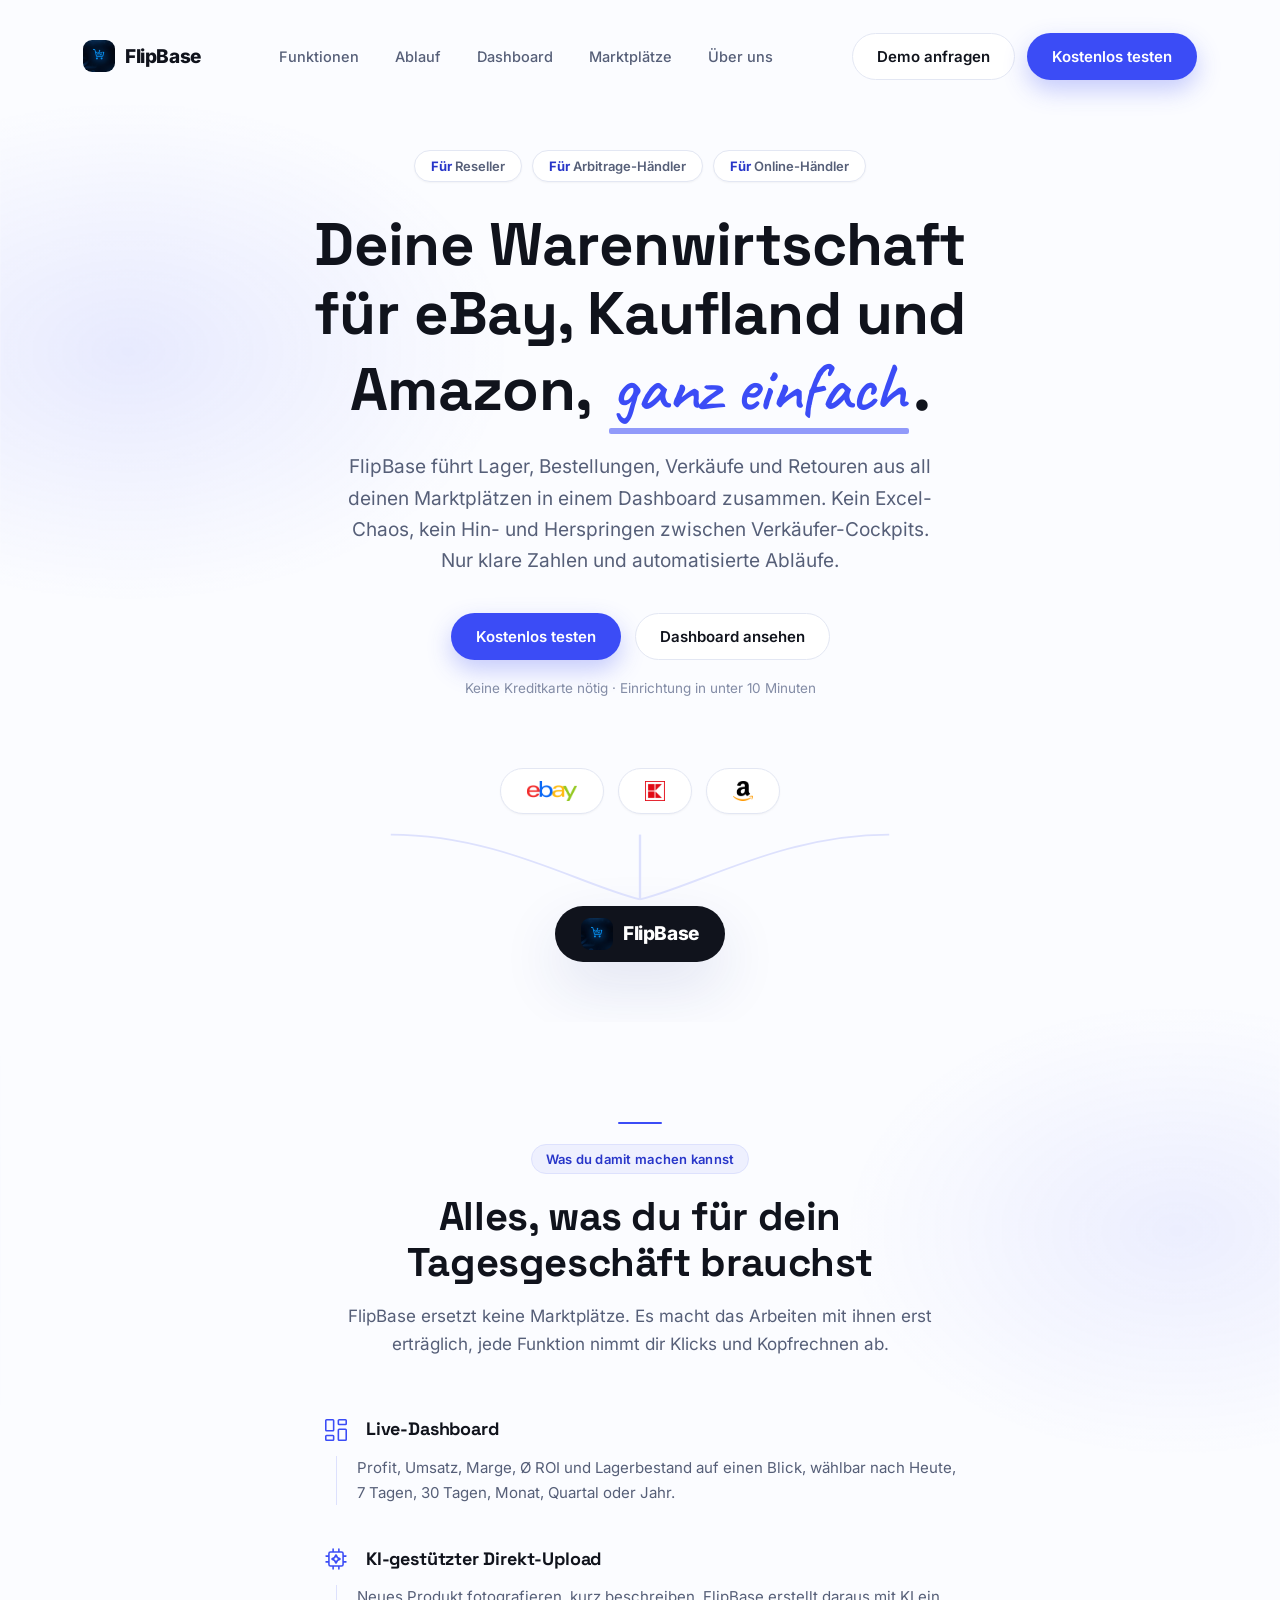
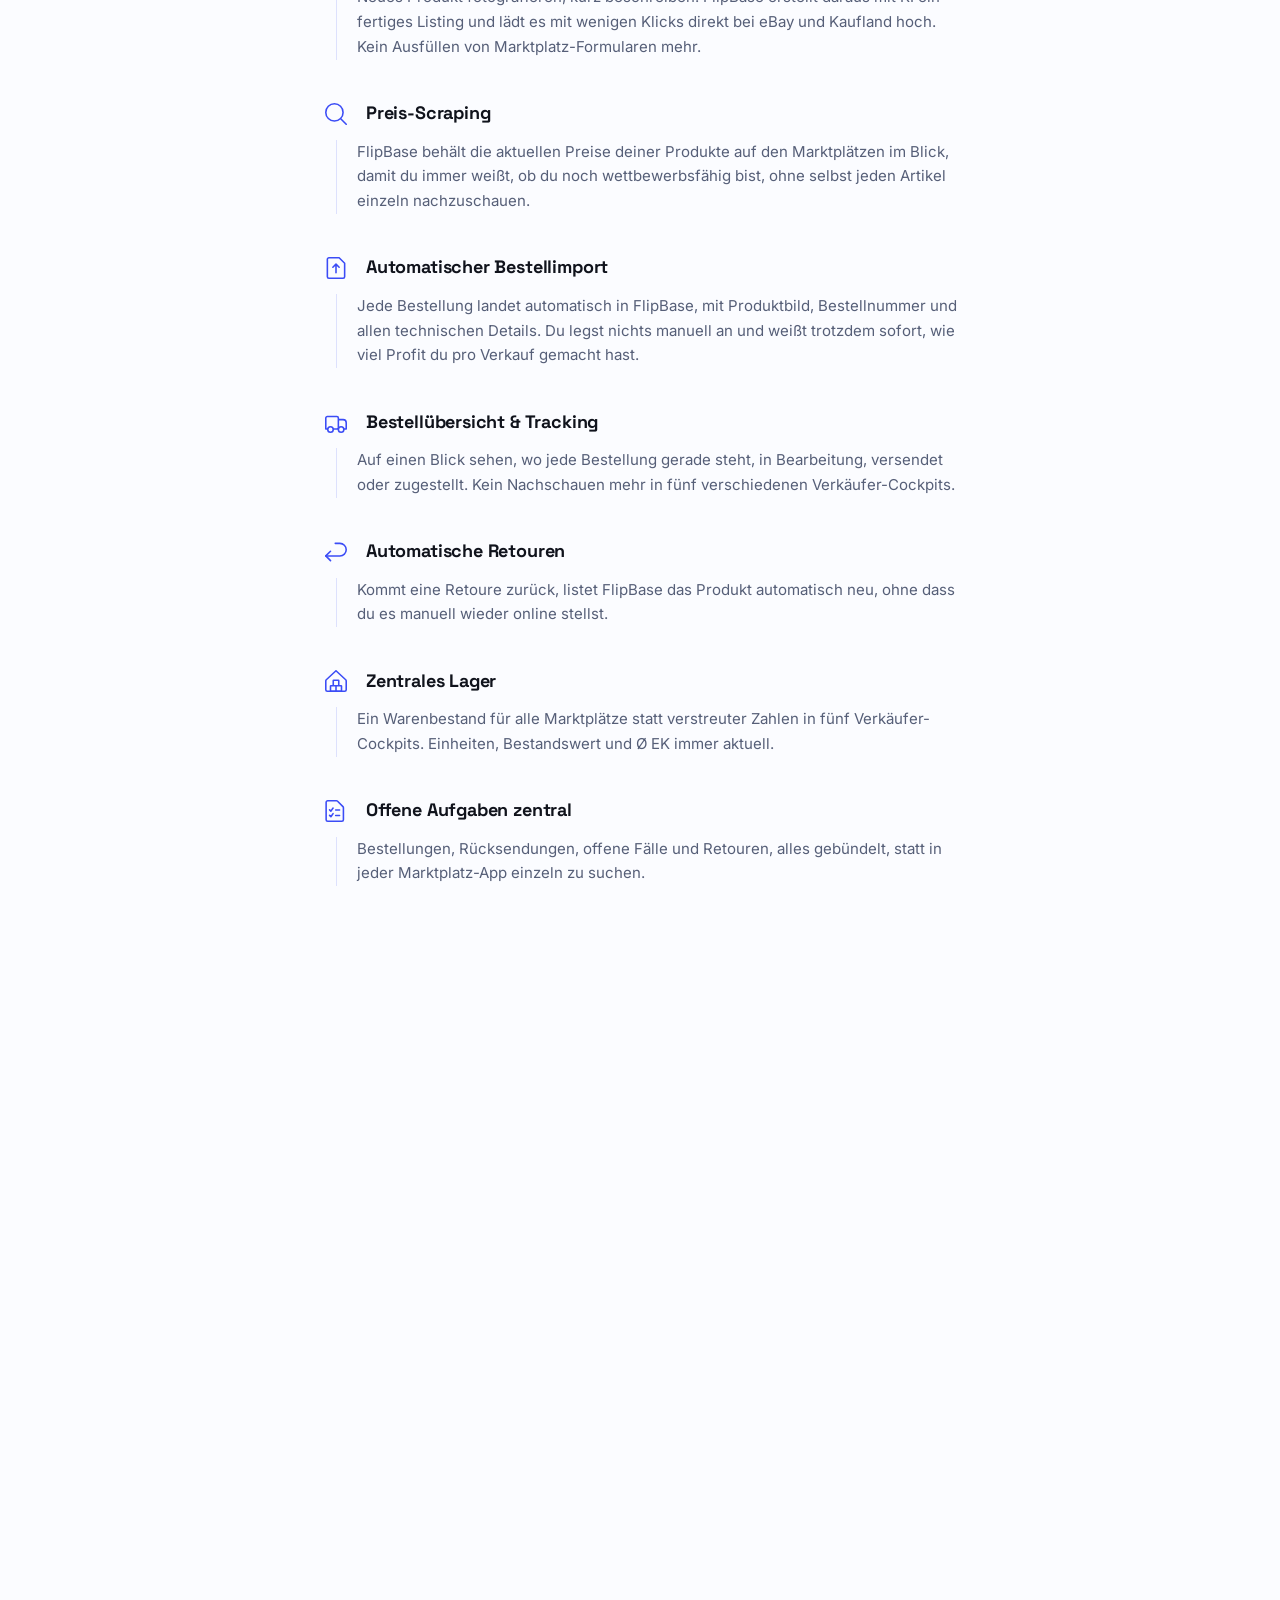
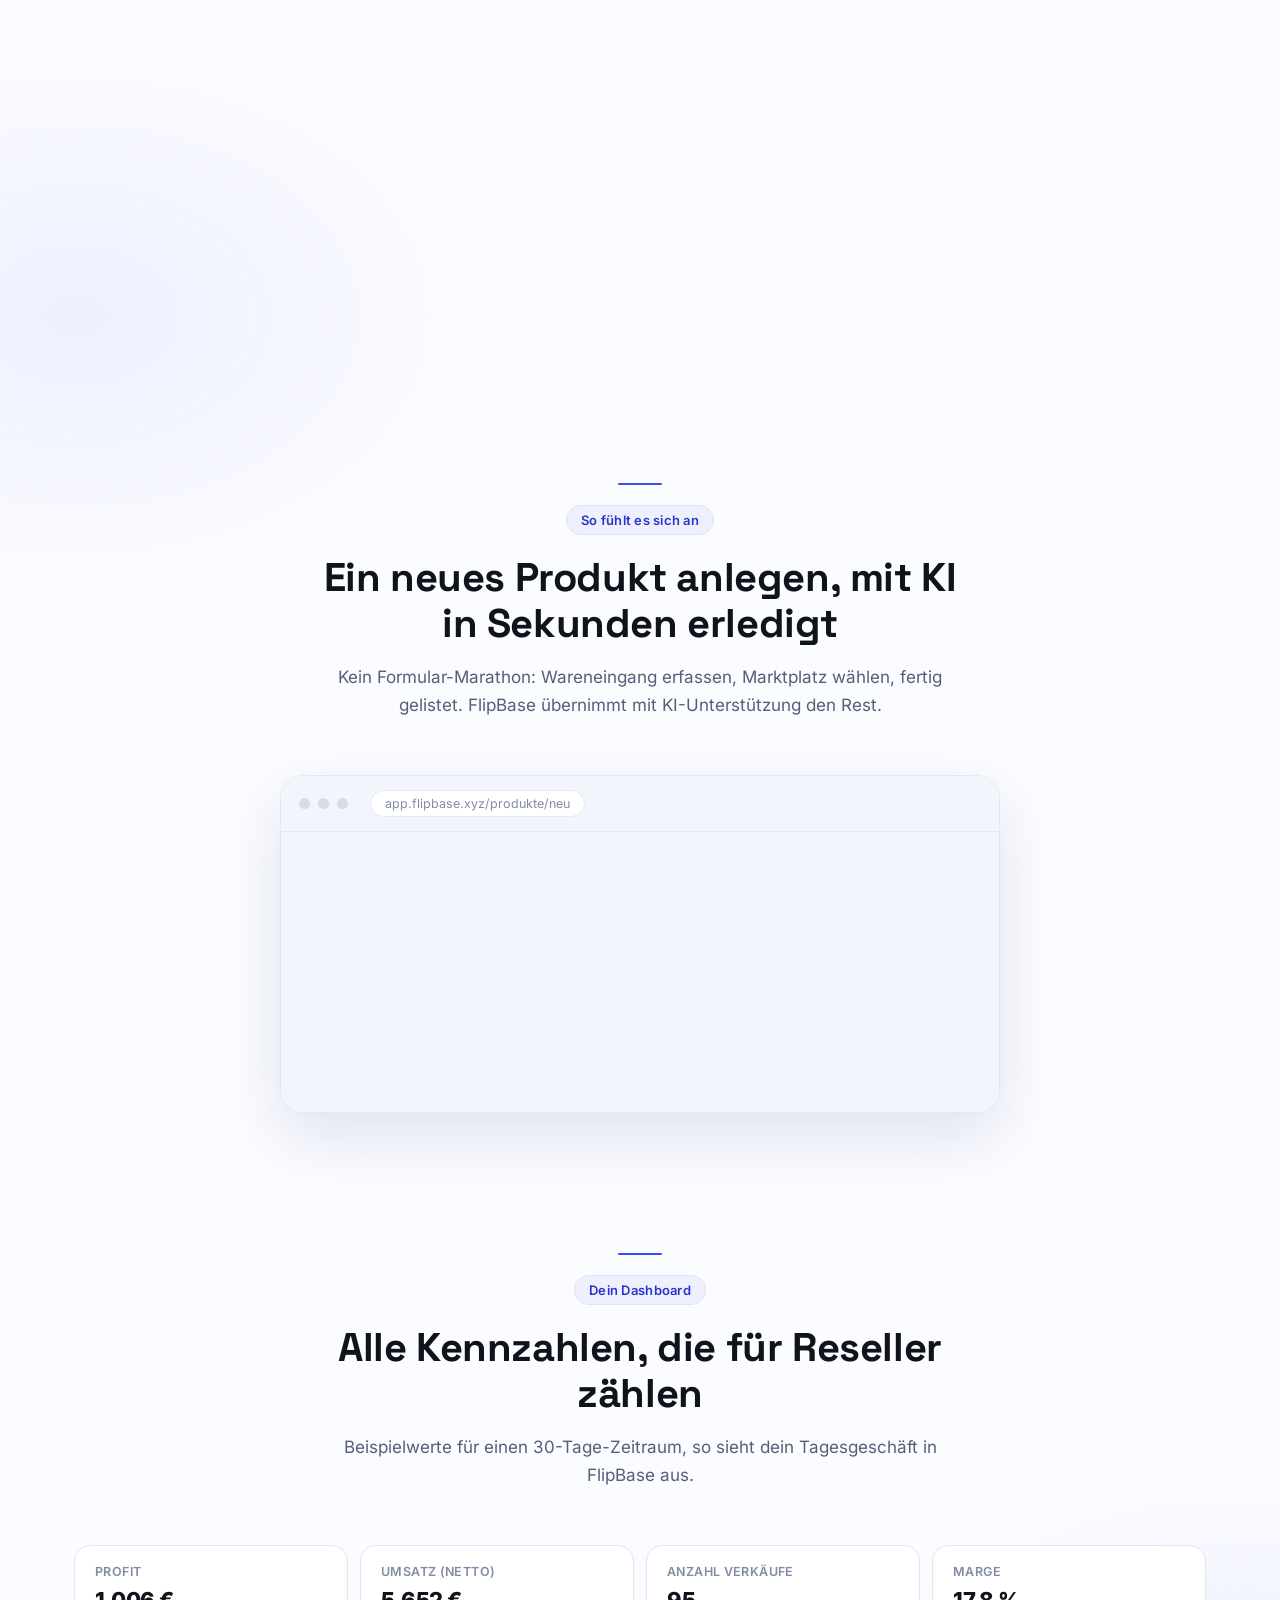
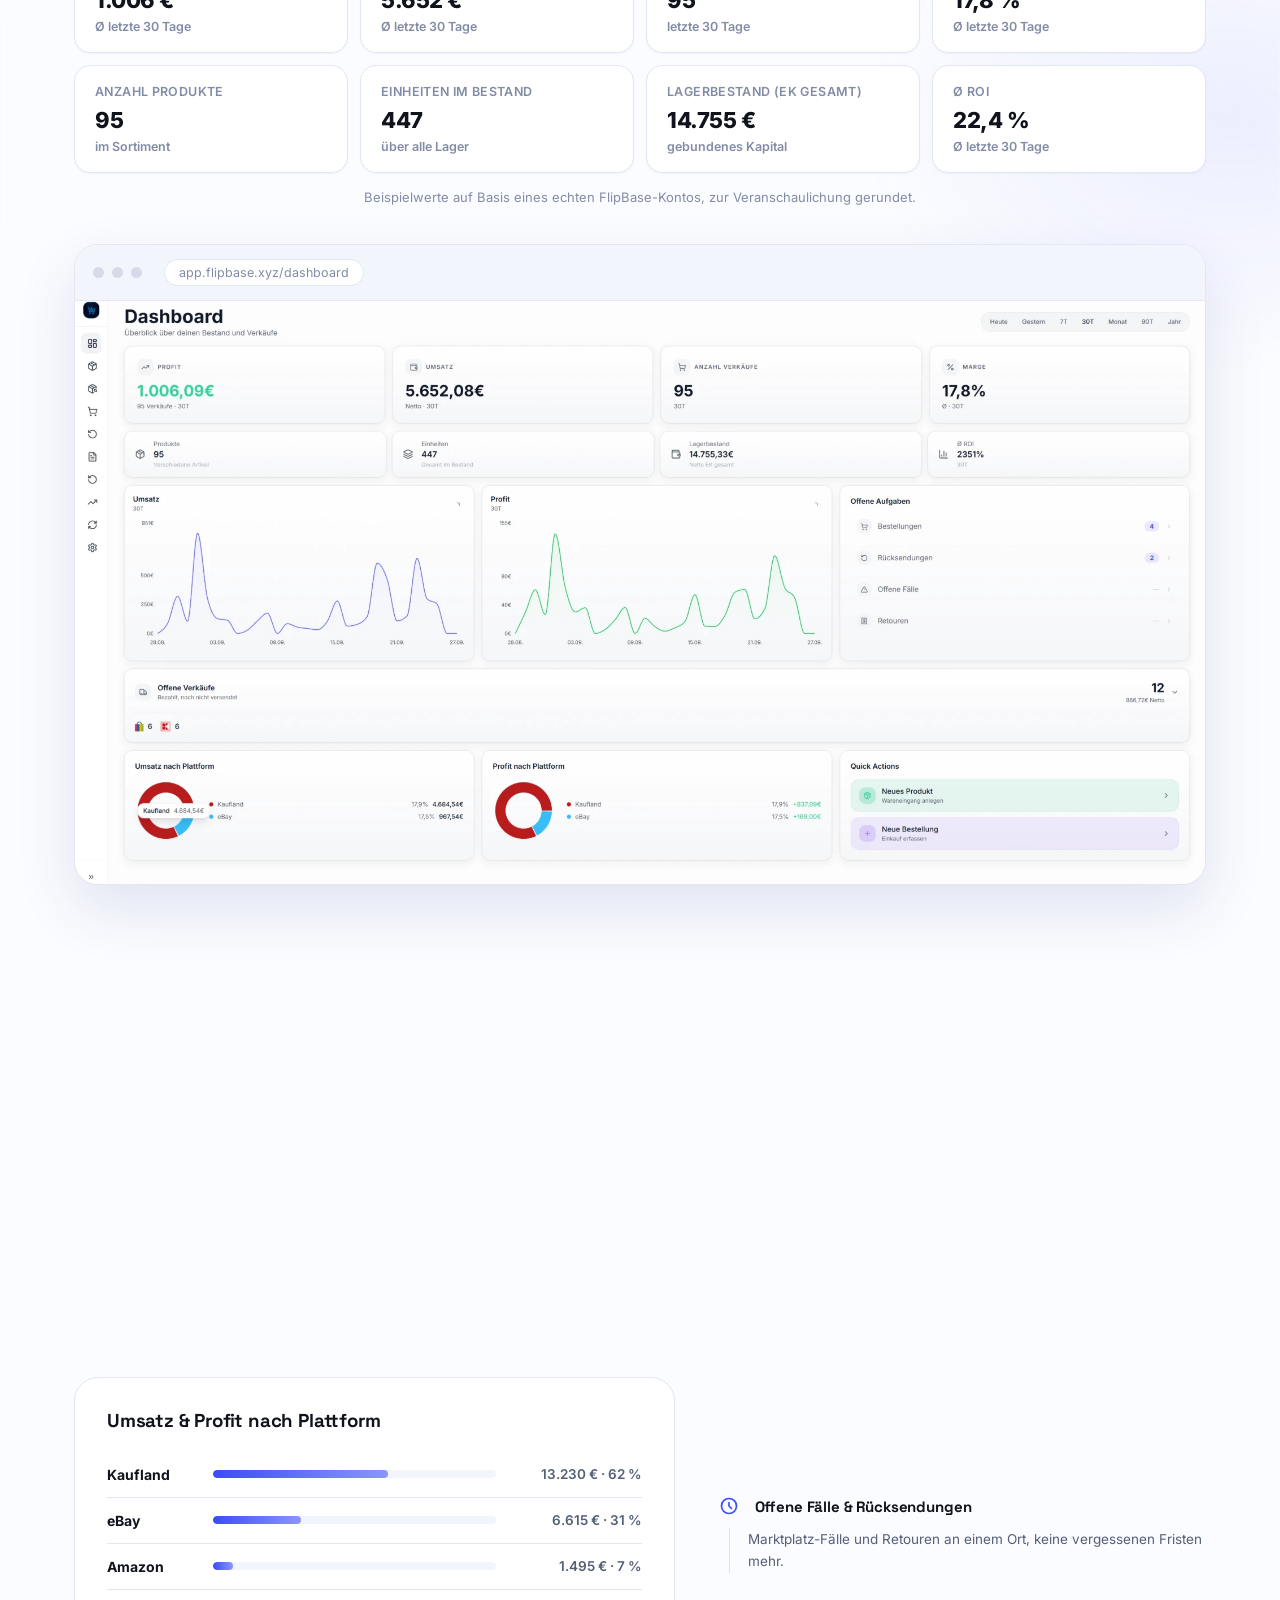
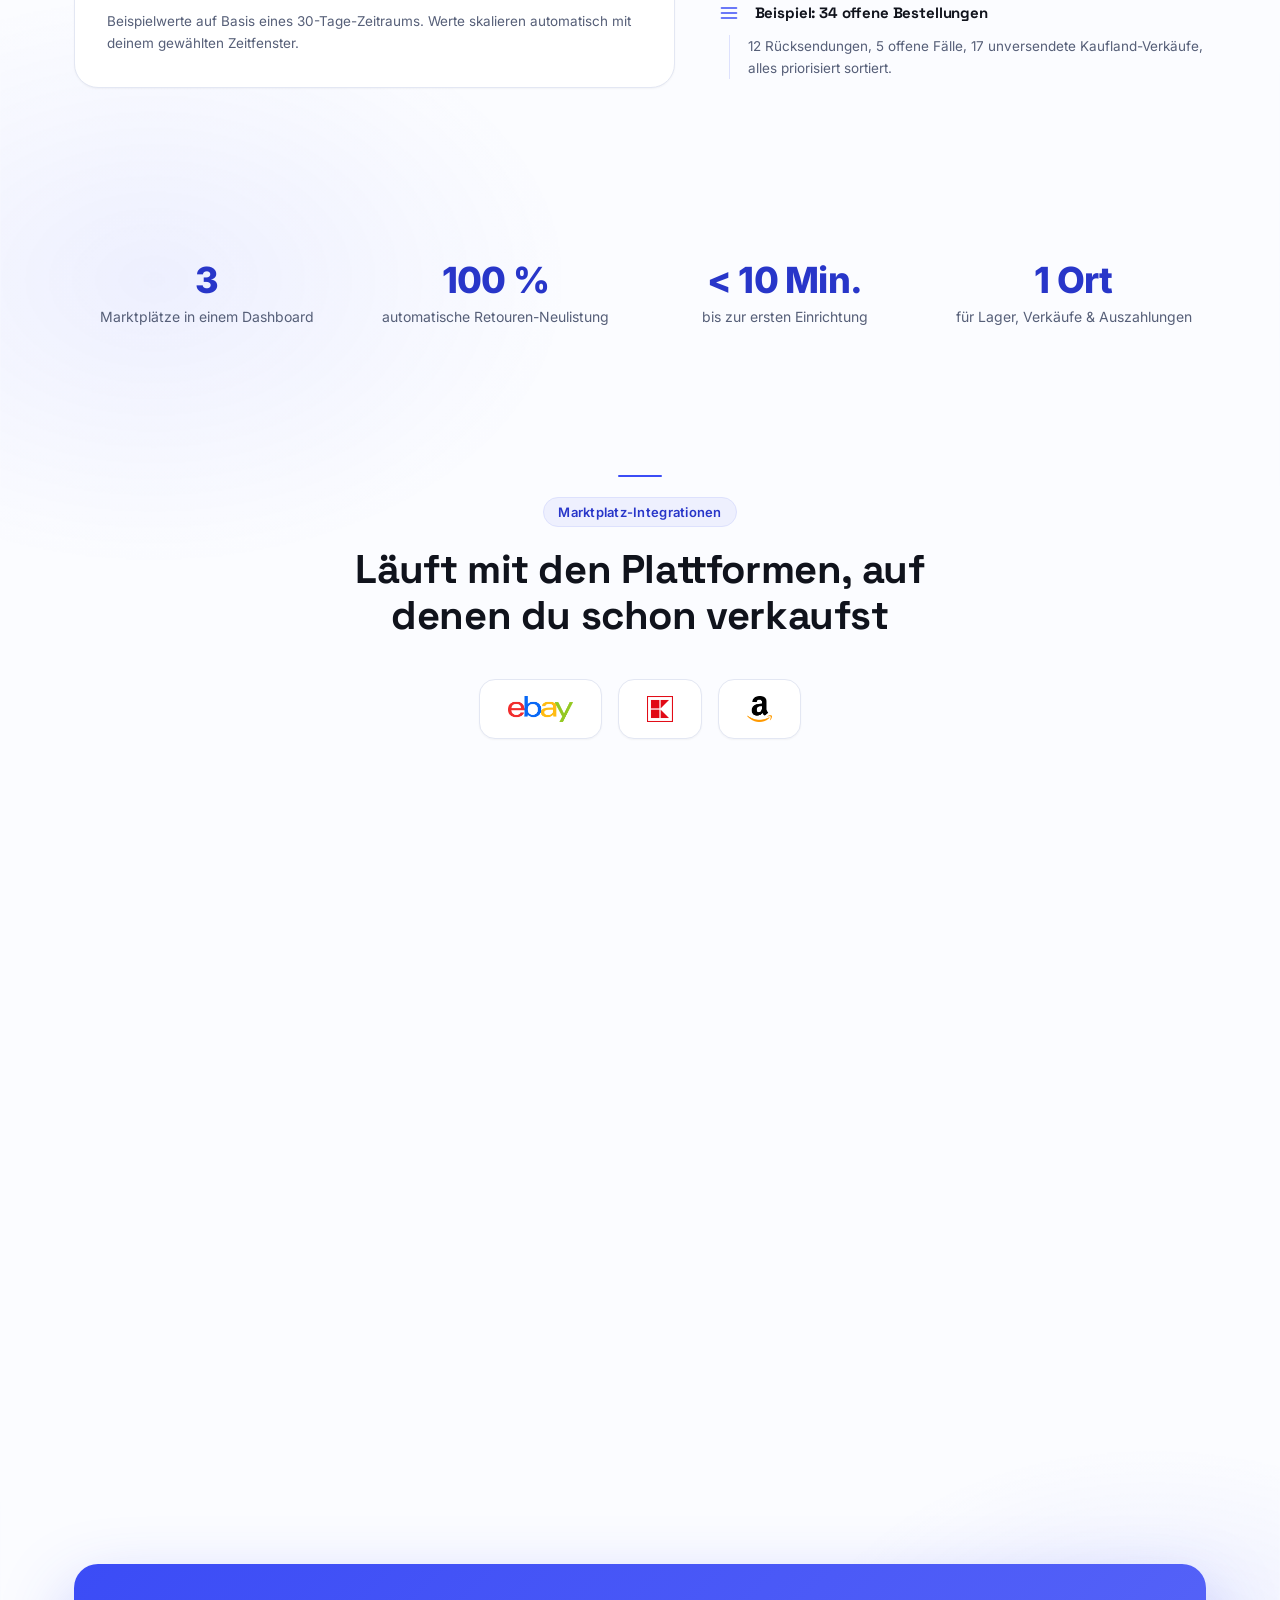
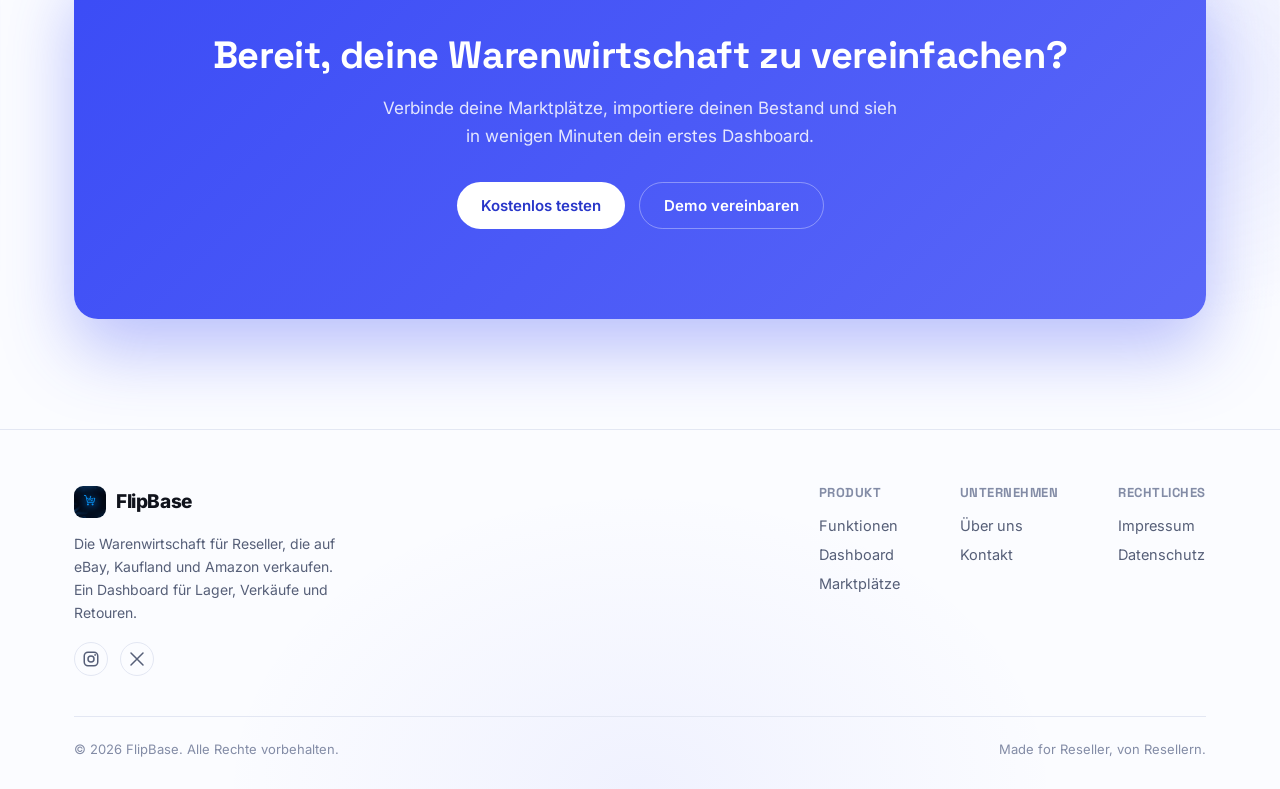
<file: index.html>
<!DOCTYPE html>
<html lang="de">
<head>
<meta charset="UTF-8">
<meta name="viewport" content="width=device-width, initial-scale=1.0">
<title>FlipBase: Warenwirtschaft für Reseller</title>
<meta name="description" content="FlipBase bündelt eBay, Kaufland und Amazon in einer Warenwirtschaft: Dashboard, Lager, Retouren und Auszahlungen an einem Ort.">
<link rel="canonical" href="https://flipbase.xyz/">
<link rel="icon" href="assets/favicon-32.png" sizes="32x32">
<link rel="icon" href="assets/favicon-192.png" sizes="192x192">
<link rel="apple-touch-icon" href="assets/apple-touch-icon.png">
<meta property="og:type" content="website">
<meta property="og:title" content="FlipBase: Warenwirtschaft für Reseller">
<meta property="og:description" content="FlipBase bündelt eBay, Kaufland und Amazon in einer Warenwirtschaft: Dashboard, Lager, Retouren und Auszahlungen an einem Ort.">
<meta property="og:image" content="https://flipbase.xyz/assets/og-image.png">
<meta property="og:url" content="https://flipbase.xyz/">
<meta name="twitter:card" content="summary_large_image">
<meta name="twitter:title" content="FlipBase: Warenwirtschaft für Reseller">
<meta name="twitter:description" content="FlipBase bündelt eBay, Kaufland und Amazon in einer Warenwirtschaft.">
<meta name="twitter:image" content="https://flipbase.xyz/assets/og-image.png">
<link rel="stylesheet" href="assets/fonts/fonts.css?v=1">
<link rel="stylesheet" href="styles.css?v=4">
</head>
<body>

<header class="site-header" id="site-header">
  <div class="container">
    <div class="nav-pill">
      <a href="#top" class="logo">
        <img src="assets/logo.png" alt="FlipBase Logo" class="logo-mark" style="border-radius:9px; box-shadow:none;">
        FlipBase
      </a>
      <nav class="main-nav" id="main-nav">
        <a href="#features">Funktionen</a>
        <a href="#workflow">Ablauf</a>
        <a href="#dashboard">Dashboard</a>
        <a href="#platforms">Marktplätze</a>
        <a href="#about">Über uns</a>
      </nav>
      <div class="header-actions">
        <a href="kontakt.html" class="btn btn-secondary">Demo anfragen</a>
        <a href="kontakt.html" class="btn btn-primary">Kostenlos testen</a>
        <button class="nav-toggle" id="nav-toggle" aria-label="Menü öffnen">
          <span></span><span></span><span></span>
        </button>
      </div>
    </div>
  </div>
</header>

<main id="top">

  <!-- HERO -->
  <section class="hero">
    <div class="container hero-inner">
      <div class="badge-row">
        <span class="pill"><strong>Für</strong> Reseller</span>
        <span class="pill"><strong>Für</strong> Arbitrage-Händler</span>
        <span class="pill"><strong>Für</strong> Online-Händler</span>
      </div>
      <h1>Deine Warenwirtschaft für eBay, Kaufland und Amazon, <span class="accent-script">ganz einfach</span>.</h1>
      <p class="hero-sub">
        FlipBase führt Lager, Bestellungen, Verkäufe und Retouren aus all deinen Marktplätzen in einem Dashboard zusammen.
        Kein Excel-Chaos, kein Hin- und Herspringen zwischen Verkäufer-Cockpits. Nur klare Zahlen und automatisierte Abläufe.
      </p>
      <div class="hero-ctas">
        <a href="kontakt.html" class="btn btn-primary">Kostenlos testen</a>
        <a href="#dashboard" class="btn btn-secondary">Dashboard ansehen</a>
      </div>
      <div class="hero-note">Keine Kreditkarte nötig · Einrichtung in unter 10 Minuten</div>

      <!-- Marketplace funnel -->
      <div class="funnel">
        <div class="funnel-logos">
          <span class="marketplace-badge" style="animation-delay:0s"><img src="assets/marketplaces/ebay.png" alt="eBay" class="marketplace-logo"></span>
          <span class="marketplace-badge" style="animation-delay:0.15s"><img src="assets/marketplaces/kaufland.png" alt="Kaufland" class="marketplace-logo"></span>
          <span class="marketplace-badge" style="animation-delay:0.3s"><img src="assets/marketplaces/amazon.png" alt="Amazon" class="marketplace-logo"></span>
        </div>
        <div class="funnel-track">
          <svg viewBox="0 0 600 100" preserveAspectRatio="none" aria-hidden="true">
            <path d="M 90 14 C 180 14, 250 70, 300 86" fill="none" stroke="#dde1fd" stroke-width="2"/>
            <path d="M 300 14 L 300 86" fill="none" stroke="#dde1fd" stroke-width="2"/>
            <path d="M 510 14 C 420 14, 350 70, 300 86" fill="none" stroke="#dde1fd" stroke-width="2"/>
          </svg>
          <span class="flow-dot-el flow-dot-left"></span>
          <span class="flow-dot-el flow-dot-mid"></span>
          <span class="flow-dot-el flow-dot-right"></span>
        </div>
        <div class="funnel-target">
          <span class="logo"><img src="assets/logo.png" alt="FlipBase" class="logo-mark" style="border-radius:9px; box-shadow:none;"> FlipBase</span>
        </div>
      </div>
    </div>
  </section>

  <!-- FEATURES -->
  <section class="features" id="features">
    <div class="container">
      <div class="section-head center reveal">
        <div class="section-divider"></div>
        <span class="eyebrow">Was du damit machen kannst</span>
        <h2>Alles, was du für dein Tagesgeschäft brauchst</h2>
        <p>FlipBase ersetzt keine Marktplätze. Es macht das Arbeiten mit ihnen erst erträglich, jede Funktion nimmt dir Klicks und Kopfrechnen ab.</p>
      </div>

      <div class="feature-list">
        <div class="feature-list-item reveal">
          <div class="feature-item-head">
            <span class="feature-icon-inline"><svg width="22" height="22" viewBox="0 0 14 14"><path fill="none" stroke="currentColor" stroke-linecap="round" stroke-linejoin="round" d="M13 6.5H9a.5.5 0 0 0-.5.5v6a.5.5 0 0 0 .5.5h4a.5.5 0 0 0 .5-.5V7a.5.5 0 0 0-.5-.5m0-6H9a.5.5 0 0 0-.5.5v2.01a.5.5 0 0 0 .5.5h4a.5.5 0 0 0 .5-.5V1a.5.5 0 0 0-.5-.5m-8 0H1a.5.5 0 0 0-.5.5v6a.5.5 0 0 0 .5.5h4a.5.5 0 0 0 .5-.5V1A.5.5 0 0 0 5 .5m0 9.99H1a.5.5 0 0 0-.5.5V13a.5.5 0 0 0 .5.5h4a.5.5 0 0 0 .5-.5v-2.01a.5.5 0 0 0-.5-.5"/></svg></span>
            <h3>Live-Dashboard</h3>
          </div>
          <div class="feature-item-body">
            <p>Profit, Umsatz, Marge, Ø ROI und Lagerbestand auf einen Blick, wählbar nach Heute, 7 Tagen, 30 Tagen, Monat, Quartal oder Jahr.</p>
          </div>
        </div>
        <div class="feature-list-item reveal">
          <div class="feature-item-head">
            <span class="feature-icon-inline"><svg width="22" height="22" viewBox="0 0 14 14"><g fill="none" stroke="currentColor" stroke-linecap="round" stroke-linejoin="round"><path d="M2.5 8.833H.679m12.642 0H11.5m-9-3.666H.679m12.642 0H11.5M5.167 2.5V.679m0 12.642V11.5m3.666-9V.679m0 12.642V11.5m1.667-9h-7a1 1 0 0 0-1 1v7a1 1 0 0 0 1 1h7a1 1 0 0 0 1-1v-7a1 1 0 0 0-1-1"/><path d="M4.667 7.25c-.281-.048-.281-.452 0-.501a2.55 2.55 0 0 0 2.05-1.964l.018-.078c.06-.278.457-.28.52-.002l.02.09a2.56 2.56 0 0 0 2.057 1.953c.283.049.283.455 0 .504a2.56 2.56 0 0 0-2.057 1.952l-.02.09c-.063.278-.46.276-.52-.002l-.017-.077A2.55 2.55 0 0 0 4.667 7.25"/></g></svg></span>
            <h3>KI-gestützter Direkt-Upload</h3>
          </div>
          <div class="feature-item-body">
            <p>Neues Produkt fotografieren, kurz beschreiben. FlipBase erstellt daraus mit KI ein fertiges Listing und lädt es mit wenigen Klicks direkt bei eBay und Kaufland hoch. Kein Ausfüllen von Marktplatz-Formularen mehr.</p>
          </div>
        </div>
        <div class="feature-list-item reveal">
          <div class="feature-item-head">
            <span class="feature-icon-inline"><svg width="22" height="22" viewBox="0 0 14 14"><path fill="none" stroke="currentColor" stroke-linecap="round" stroke-linejoin="round" d="M6 11.5a5.5 5.5 0 1 0 0-11a5.5 5.5 0 0 0 0 11m7.5 2L10 10"/></svg></span>
            <h3>Preis-Scraping</h3>
          </div>
          <div class="feature-item-body">
            <p>FlipBase behält die aktuellen Preise deiner Produkte auf den Marktplätzen im Blick, damit du immer weißt, ob du noch wettbewerbsfähig bist, ohne selbst jeden Artikel einzeln nachzuschauen.</p>
          </div>
        </div>
        <div class="feature-list-item reveal">
          <div class="feature-item-head">
            <span class="feature-icon-inline"><svg width="22" height="22" viewBox="0 0 14 14"><g fill="none" stroke="currentColor" stroke-linecap="round" stroke-linejoin="round"><path d="M12.5 12.5a1 1 0 0 1-1 1h-9a1 1 0 0 1-1-1v-11a1 1 0 0 1 1-1H9L12.5 4z"/><path d="m9 6.5l-2-2l-2 2m2-2V10"/></g></svg></span>
            <h3>Automatischer Bestellimport</h3>
          </div>
          <div class="feature-item-body">
            <p>Jede Bestellung landet automatisch in FlipBase, mit Produktbild, Bestellnummer und allen technischen Details. Du legst nichts manuell an und weißt trotzdem sofort, wie viel Profit du pro Verkauf gemacht hast.</p>
          </div>
        </div>
        <div class="feature-list-item reveal">
          <div class="feature-item-head">
            <span class="feature-icon-inline"><svg width="22" height="22" viewBox="0 0 14 14"><g fill="none" stroke="currentColor" stroke-linecap="round" stroke-linejoin="round"><path d="M8.5 5.5h3a2 2 0 0 1 2 2v4H12m-10.5 0h-1v-7a1 1 0 0 1 1-1h6a1 1 0 0 1 1 1v7m-.5 0H5.5"/><path d="M10.25 13.5a1.75 1.75 0 1 1 0-3.5a1.75 1.75 0 0 1 0 3.5m-6.75 0a1.75 1.75 0 1 1 0-3.5a1.75 1.75 0 0 1 0 3.5"/></g></svg></span>
            <h3>Bestellübersicht &amp; Tracking</h3>
          </div>
          <div class="feature-item-body">
            <p>Auf einen Blick sehen, wo jede Bestellung gerade steht, in Bearbeitung, versendet oder zugestellt. Kein Nachschauen mehr in fünf verschiedenen Verkäufer-Cockpits.</p>
          </div>
        </div>
        <div class="feature-list-item reveal">
          <div class="feature-item-head">
            <span class="feature-icon-inline"><svg width="22" height="22" viewBox="0 0 14 14"><g fill="none" stroke="currentColor" stroke-linecap="round" stroke-linejoin="round"><path d="M.5 9.5h9a4 4 0 1 0 0-8h-3"/><path d="m3.5 6.5l-3 3l3 3"/></g></svg></span>
            <h3>Automatische Retouren</h3>
          </div>
          <div class="feature-item-body">
            <p>Kommt eine Retoure zurück, listet FlipBase das Produkt automatisch neu, ohne dass du es manuell wieder online stellst.</p>
          </div>
        </div>
        <div class="feature-list-item reveal">
          <div class="feature-item-head">
            <span class="feature-icon-inline"><svg width="22" height="22" viewBox="0 0 14 14"><g fill="none" stroke="currentColor" stroke-linecap="round" stroke-linejoin="round"><path d="M13.5 6.94a1 1 0 0 0-.32-.74L7 .5L.82 6.2a1 1 0 0 0-.32.74v5.56a1 1 0 0 0 1 1h11a1 1 0 0 0 1-1z"/><path d="M7.25 10.001h2.999s.25 0 .25.25v2.999s0 .25-.25.25H7.25s-.25 0-.25-.25v-2.999s0-.25.25-.25m-1.75-3.5h2.999s.25 0 .25.25V9.75s0 .25-.25.25H5.5s-.25 0-.25-.25V6.751s0-.25.25-.25m-1.749 3.5H6.75s.25 0 .25.25v2.999s0 .25-.25.25H3.751s-.25 0-.25-.25v-2.999s0-.25.25-.25"/></g></svg></span>
            <h3>Zentrales Lager</h3>
          </div>
          <div class="feature-item-body">
            <p>Ein Warenbestand für alle Marktplätze statt verstreuter Zahlen in fünf Verkäufer-Cockpits. Einheiten, Bestandswert und Ø EK immer aktuell.</p>
          </div>
        </div>
        <div class="feature-list-item reveal">
          <div class="feature-item-head">
            <span class="feature-icon-inline"><svg width="22" height="22" viewBox="0 0 14 14"><g fill="none" stroke="currentColor" stroke-linecap="round" stroke-linejoin="round"><path d="M11.719 12.5a1 1 0 0 1-1 1h-9a1 1 0 0 1-1-1v-11a1 1 0 0 1 1-1h5.586a1 1 0 0 1 .707.293l3.414 3.414a1 1 0 0 1 .293.707zM6.777 6.375h2.5m-2.5 3.469h2.5"/><path d="m2.91 9.787l.838.838L5.145 8.67M2.91 6.256l.838.838l1.397-1.955"/></g></svg></span>
            <h3>Offene Aufgaben zentral</h3>
          </div>
          <div class="feature-item-body">
            <p>Bestellungen, Rücksendungen, offene Fälle und Retouren, alles gebündelt, statt in jeder Marktplatz-App einzeln zu suchen.</p>
          </div>
        </div>
      </div>
    </div>
  </section>

  <!-- WORKFLOW STEPS -->
  <section class="steps" id="workflow">
    <div class="container">
      <div class="section-head center reveal">
        <div class="section-divider"></div>
        <span class="eyebrow">So läuft dein Alltag</span>
        <h2>Vom Verkauf bis zur Auszahlung, automatisch nachvollzogen</h2>
        <p>Du musst nicht mehr zwischen Tabs wechseln, um zu verstehen, was gerade mit deinem Geld passiert.</p>
      </div>
      <div class="steps-list">
        <div class="step-item reveal">
          <div class="step-number">1</div>
          <div class="step-body">
            <h3>Kunde kauft auf eBay, Kaufland oder Amazon</h3>
            <p>Egal welcher Marktplatz, die Bestellung läuft automatisch in FlipBase ein, inklusive Artikelbild, Bestellnummer, Preis und allen weiteren technischen Angaben. Du musst nichts mehr händisch abtippen.</p>
          </div>
        </div>
        <div class="step-item reveal">
          <div class="step-number">2</div>
          <div class="step-body">
            <h3>FlipBase erfasst Verkauf, Gebühren und Marge automatisch</h3>
            <p>Verkaufspreis, Einkaufspreis und Plattformgebühren werden verrechnet, dein Profit pro Verkauf steht sofort fest.</p>
          </div>
        </div>
        <div class="step-item reveal">
          <div class="step-number">3</div>
          <div class="step-body">
            <h3>Auszahlung wird nach Marktplatz aufgeschlüsselt</h3>
            <p>Statt einer Sammelüberweisung siehst du genau, wie viel Umsatz und Profit von eBay, Kaufland oder Amazon stammt.</p>
          </div>
        </div>
        <div class="step-item reveal">
          <div class="step-number">4</div>
          <div class="step-body">
            <h3>Retoure kommt zurück → Produkt läuft automatisch neu</h3>
            <p>FlipBase erkennt die Rücksendung, prüft den Bestand und listet den Artikel ohne manuellen Aufwand wieder ein.</p>
          </div>
        </div>
      </div>
    </div>
  </section>

  <!-- PRODUCT DEMO ANIMATION -->
  <section class="demo-section" id="demo">
    <div class="container">
      <div class="section-head center reveal">
        <div class="section-divider"></div>
        <span class="eyebrow">So fühlt es sich an</span>
        <h2>Ein neues Produkt anlegen, mit KI in Sekunden erledigt</h2>
        <p>Kein Formular-Marathon: Wareneingang erfassen, Marktplatz wählen, fertig gelistet. FlipBase übernimmt mit KI-Unterstützung den Rest.</p>
      </div>
      <div class="demo-frame reveal">
        <div class="browser-frame">
          <div class="browser-bar">
            <span class="dot"></span><span class="dot"></span><span class="dot"></span>
            <span class="url">app.flipbase.xyz/produkte/neu</span>
          </div>
          <div class="demo-stage">
            <div class="demo-slide demo-slide-1">
              <div class="demo-card-title">Neues Produkt</div>
              <div class="demo-field"><span>Produktname</span><div class="demo-input"></div></div>
              <div class="demo-field"><span>Einkaufspreis</span><div class="demo-input short"></div></div>
              <div class="demo-cursor"></div>
            </div>
            <div class="demo-slide demo-slide-2">
              <div class="demo-card-title">Marktplatz wählen</div>
              <div class="demo-choice-row">
                <div class="demo-choice">eBay</div>
                <div class="demo-choice active">Kaufland</div>
                <div class="demo-choice">Amazon</div>
              </div>
              <div class="demo-cursor demo-cursor-2"></div>
            </div>
            <div class="demo-slide demo-slide-3">
              <div class="demo-check">
                <svg width="30" height="30" viewBox="0 0 24 24" fill="none"><path d="M3 12l6 6L21 6" stroke="#fff" stroke-width="3" stroke-linecap="round" stroke-linejoin="round"/></svg>
              </div>
              <div class="demo-card-title">Produkt live gelistet</div>
              <span style="font-size:13px; color:var(--color-text-subtle);">Bestand aktualisiert · Auf Kaufland sichtbar</span>
            </div>
          </div>
        </div>
      </div>
    </div>
  </section>

  <!-- DASHBOARD PREVIEW -->
  <section class="dashboard-section" id="dashboard">
    <div class="container">
      <div class="section-head center reveal">
        <div class="section-divider"></div>
        <span class="eyebrow">Dein Dashboard</span>
        <h2>Alle Kennzahlen, die für Reseller zählen</h2>
        <p>Beispielwerte für einen 30-Tage-Zeitraum, so sieht dein Tagesgeschäft in FlipBase aus.</p>
      </div>

      <div class="dashboard-kpis reveal">
        <div class="kpi-card">
          <div class="kpi-label">Profit</div>
          <div class="kpi-value">1.006 €</div>
          <div class="kpi-delta neutral">Ø letzte 30 Tage</div>
        </div>
        <div class="kpi-card">
          <div class="kpi-label">Umsatz (netto)</div>
          <div class="kpi-value">5.652 €</div>
          <div class="kpi-delta neutral">Ø letzte 30 Tage</div>
        </div>
        <div class="kpi-card">
          <div class="kpi-label">Anzahl Verkäufe</div>
          <div class="kpi-value">95</div>
          <div class="kpi-delta neutral">letzte 30 Tage</div>
        </div>
        <div class="kpi-card">
          <div class="kpi-label">Marge</div>
          <div class="kpi-value">17,8 %</div>
          <div class="kpi-delta neutral">Ø letzte 30 Tage</div>
        </div>
        <div class="kpi-card">
          <div class="kpi-label">Anzahl Produkte</div>
          <div class="kpi-value">95</div>
          <div class="kpi-delta neutral">im Sortiment</div>
        </div>
        <div class="kpi-card">
          <div class="kpi-label">Einheiten im Bestand</div>
          <div class="kpi-value">447</div>
          <div class="kpi-delta neutral">über alle Lager</div>
        </div>
        <div class="kpi-card">
          <div class="kpi-label">Lagerbestand (EK gesamt)</div>
          <div class="kpi-value">14.755 €</div>
          <div class="kpi-delta neutral">gebundenes Kapital</div>
        </div>
        <div class="kpi-card">
          <div class="kpi-label">Ø ROI</div>
          <div class="kpi-value">22,4 %</div>
          <div class="kpi-delta neutral">Ø letzte 30 Tage</div>
        </div>
      </div>
      <p style="text-align:center; font-size:13px; color:var(--color-text-subtle); margin-top:14px;">Beispielwerte auf Basis eines echten FlipBase-Kontos, zur Veranschaulichung gerundet.</p>

      <div class="browser-frame reveal" style="margin-top:36px;">
        <div class="browser-bar">
          <span class="dot"></span><span class="dot"></span><span class="dot"></span>
          <span class="url">app.flipbase.xyz/dashboard</span>
        </div>
        <img src="assets/dashboard-screenshot.png" alt="FlipBase Dashboard mit Profit-, Umsatz- und Bestandsübersicht" style="width:100%; display:block;">
      </div>
    </div>
  </section>

  <!-- PLATFORM BREAKDOWN -->
  <section class="platform-section" id="platforms">
    <div class="container">
      <div class="section-head center reveal">
        <div class="section-divider"></div>
        <span class="eyebrow">Nach Plattform aufgeschlüsselt</span>
        <h2>Wissen, welcher Marktplatz dich wirklich trägt</h2>
        <p>Statt eines großen Gesamtumsatzes zeigt dir FlipBase, was jede Plattform tatsächlich beiträgt. Beispieldaten für 30 Tage.</p>
      </div>

      <div class="platform-grid">
        <div class="platform-card reveal">
          <h3 style="margin-bottom:20px;">Umsatz &amp; Profit nach Plattform</h3>
          <div class="platform-row" style="--fill:62%">
            <span class="platform-tag">Kaufland</span>
            <div class="platform-bar-track"><div class="platform-bar-fill"></div></div>
            <span class="platform-value">13.230 € · 62 %</span>
          </div>
          <div class="platform-row" style="--fill:31%">
            <span class="platform-tag">eBay</span>
            <div class="platform-bar-track"><div class="platform-bar-fill"></div></div>
            <span class="platform-value">6.615 € · 31 %</span>
          </div>
          <div class="platform-row" style="--fill:7%">
            <span class="platform-tag">Amazon</span>
            <div class="platform-bar-track"><div class="platform-bar-fill"></div></div>
            <span class="platform-value">1.495 € · 7 %</span>
          </div>
          <p style="margin-top:20px; font-size:13.5px;">Beispielwerte auf Basis eines 30-Tage-Zeitraums. Werte skalieren automatisch mit deinem gewählten Zeitfenster.</p>
        </div>

        <div class="side-list">
          <div class="side-item reveal">
            <div class="side-item-head">
              <span class="feature-icon-inline"><svg width="20" height="20" viewBox="0 0 24 24" fill="none"><path d="M20 12H4m0 0l6-6m-6 6l6 6" stroke="currentColor" stroke-width="2" stroke-linecap="round" stroke-linejoin="round"/></svg></span>
              <h4>Offene Verkäufe im Blick</h4>
            </div>
            <div class="side-item-body">
              <p>Bezahlt, aber noch nicht versendet, aufgeschlüsselt nach Marktplatz, damit nichts liegen bleibt.</p>
            </div>
          </div>
          <div class="side-item reveal">
            <div class="side-item-head">
              <span class="feature-icon-inline"><svg width="20" height="20" viewBox="0 0 24 24" fill="none"><path d="M12 8v4l3 3" stroke="currentColor" stroke-width="2" stroke-linecap="round"/><circle cx="12" cy="12" r="9" stroke="currentColor" stroke-width="2"/></svg></span>
              <h4>Offene Fälle &amp; Rücksendungen</h4>
            </div>
            <div class="side-item-body">
              <p>Marktplatz-Fälle und Retouren an einem Ort, keine vergessenen Fristen mehr.</p>
            </div>
          </div>
          <div class="side-item reveal">
            <div class="side-item-head">
              <span class="feature-icon-inline"><svg width="20" height="20" viewBox="0 0 24 24" fill="none"><path d="M3 6h18M3 12h18M3 18h18" stroke="currentColor" stroke-width="2" stroke-linecap="round"/></svg></span>
              <h4>Beispiel: 34 offene Bestellungen</h4>
            </div>
            <div class="side-item-body">
              <p>12 Rücksendungen, 5 offene Fälle, 17 unversendete Kaufland-Verkäufe, alles priorisiert sortiert.</p>
            </div>
          </div>
        </div>
      </div>
    </div>
  </section>

  <!-- STAT STRIP -->
  <section class="stat-strip">
    <div class="container">
      <div class="stat-grid">
        <div class="reveal">
          <div class="stat-value">3</div>
          <div class="stat-label">Marktplätze in einem Dashboard</div>
        </div>
        <div class="reveal">
          <div class="stat-value">100 %</div>
          <div class="stat-label">automatische Retouren-Neulistung</div>
        </div>
        <div class="reveal">
          <div class="stat-value">&lt; 10 Min.</div>
          <div class="stat-label">bis zur ersten Einrichtung</div>
        </div>
        <div class="reveal">
          <div class="stat-value">1 Ort</div>
          <div class="stat-label">für Lager, Verkäufe &amp; Auszahlungen</div>
        </div>
      </div>
    </div>
  </section>

  <!-- INTEGRATIONS -->
  <section class="integrations">
    <div class="container">
      <div class="section-head center reveal">
        <div class="section-divider"></div>
        <span class="eyebrow">Marktplatz-Integrationen</span>
        <h2>Läuft mit den Plattformen, auf denen du schon verkaufst</h2>
      </div>
      <div class="integration-row reveal">
        <span class="integration-badge"><img src="assets/marketplaces/ebay.png" alt="eBay" class="marketplace-logo"></span>
        <span class="integration-badge"><img src="assets/marketplaces/kaufland.png" alt="Kaufland" class="marketplace-logo"></span>
        <span class="integration-badge"><img src="assets/marketplaces/amazon.png" alt="Amazon" class="marketplace-logo"></span>
      </div>
    </div>
  </section>

  <!-- ABOUT -->
  <section class="about-section" id="about">
    <div class="container">
      <div class="about-grid">
        <div class="about-text reveal">
          <span class="eyebrow">Die Geschichte dahinter</span>
          <h2>Gebaut, weil Google Sheets irgendwann nicht mehr reichte</h2>
          <p>Früher hatte ich meine Verkäufe und meinen Warenbestand noch in Google Sheets getrackt, irgendwann war mir das zu doof, und ich habe angefangen, meine eigene App zu bauen.</p>
          <p>Seit Januar 2026 bin ich täglich dran und arbeite daran, FlipBase besser zu machen. Mittlerweile bin ich an einem Punkt, an dem ich es jeden Tag selbst benutze, eigene Automatisierungen gebaut habe und es meinen Alltag als Reseller um ein Vielfaches erleichtert hat. Genau dieses Tool gebe ich jetzt weiter.</p>
          <div class="about-signature">
            <img src="assets/logo.png" alt="FlipBase" style="width:36px; height:36px; border-radius:8px;">
            <div>
              <strong>Johannes Kuchmetzki</strong>
              <span>Gründer von FlipBase</span>
            </div>
          </div>
        </div>
        <div class="about-visual reveal">
          <div class="about-stat-card">
            <span class="stat-value" style="font-size:28px;">Seit Jan. 2026</span>
            <span class="stat-label">in täglicher Eigennutzung im Aufbau</span>
          </div>
          <div class="about-stat-card">
            <span class="stat-value" style="font-size:28px;">3 Marktplätze</span>
            <span class="stat-label">eBay, Kaufland &amp; Amazon angebunden</span>
          </div>
        </div>
      </div>
    </div>
  </section>

  <!-- CTA -->
  <section class="cta-section" id="cta">
    <div class="container">
      <div class="cta-box reveal">
        <h2>Bereit, deine Warenwirtschaft zu vereinfachen?</h2>
        <p>Verbinde deine Marktplätze, importiere deinen Bestand und sieh in wenigen Minuten dein erstes Dashboard.</p>
        <div class="hero-ctas">
          <a href="kontakt.html" class="btn btn-secondary">Kostenlos testen</a>
          <a href="kontakt.html" class="btn btn-ghost">Demo vereinbaren</a>
        </div>
      </div>
    </div>
  </section>

</main>

<footer class="site-footer">
  <div class="container">
    <div class="footer-top">
      <div class="footer-brand">
        <a href="#top" class="logo">
          <img src="assets/logo.png" alt="FlipBase Logo" class="logo-mark" style="border-radius:9px; box-shadow:none;">
          FlipBase
        </a>
        <p>Die Warenwirtschaft für Reseller, die auf eBay, Kaufland und Amazon verkaufen. Ein Dashboard für Lager, Verkäufe und Retouren.</p>
        <div class="social-row">
          <a href="https://www.instagram.com/flipbasede/" target="_blank" rel="noopener" aria-label="Instagram">
            <svg width="18" height="18" viewBox="0 0 24 24" fill="none"><rect x="3" y="3" width="18" height="18" rx="5" stroke="currentColor" stroke-width="2"/><circle cx="12" cy="12" r="4" stroke="currentColor" stroke-width="2"/><circle cx="17.5" cy="6.5" r="1.2" fill="currentColor"/></svg>
          </a>
          <a href="https://x.com/FlipBasede" target="_blank" rel="noopener" aria-label="X (Twitter)">
            <svg width="18" height="18" viewBox="0 0 24 24" fill="none"><path d="M4 4l16 16M20 4L4 20" stroke="currentColor" stroke-width="2" stroke-linecap="round"/></svg>
          </a>
        </div>
      </div>
      <div class="footer-links">
        <div class="footer-col">
          <h4>Produkt</h4>
          <a href="#features">Funktionen</a>
          <a href="#dashboard">Dashboard</a>
          <a href="#platforms">Marktplätze</a>
        </div>
        <div class="footer-col">
          <h4>Unternehmen</h4>
          <a href="#about">Über uns</a>
          <a href="kontakt.html">Kontakt</a>
        </div>
        <div class="footer-col">
          <h4>Rechtliches</h4>
          <a href="impressum.html">Impressum</a>
          <a href="datenschutz.html">Datenschutz</a>
        </div>
      </div>
    </div>
    <div class="footer-bottom">
      <span>© 2026 FlipBase. Alle Rechte vorbehalten.</span>
      <span>Made for Reseller, von Resellern.</span>
    </div>
  </div>
</footer>

<script src="script.js?v=4"></script>
</body>
</html>
</file>
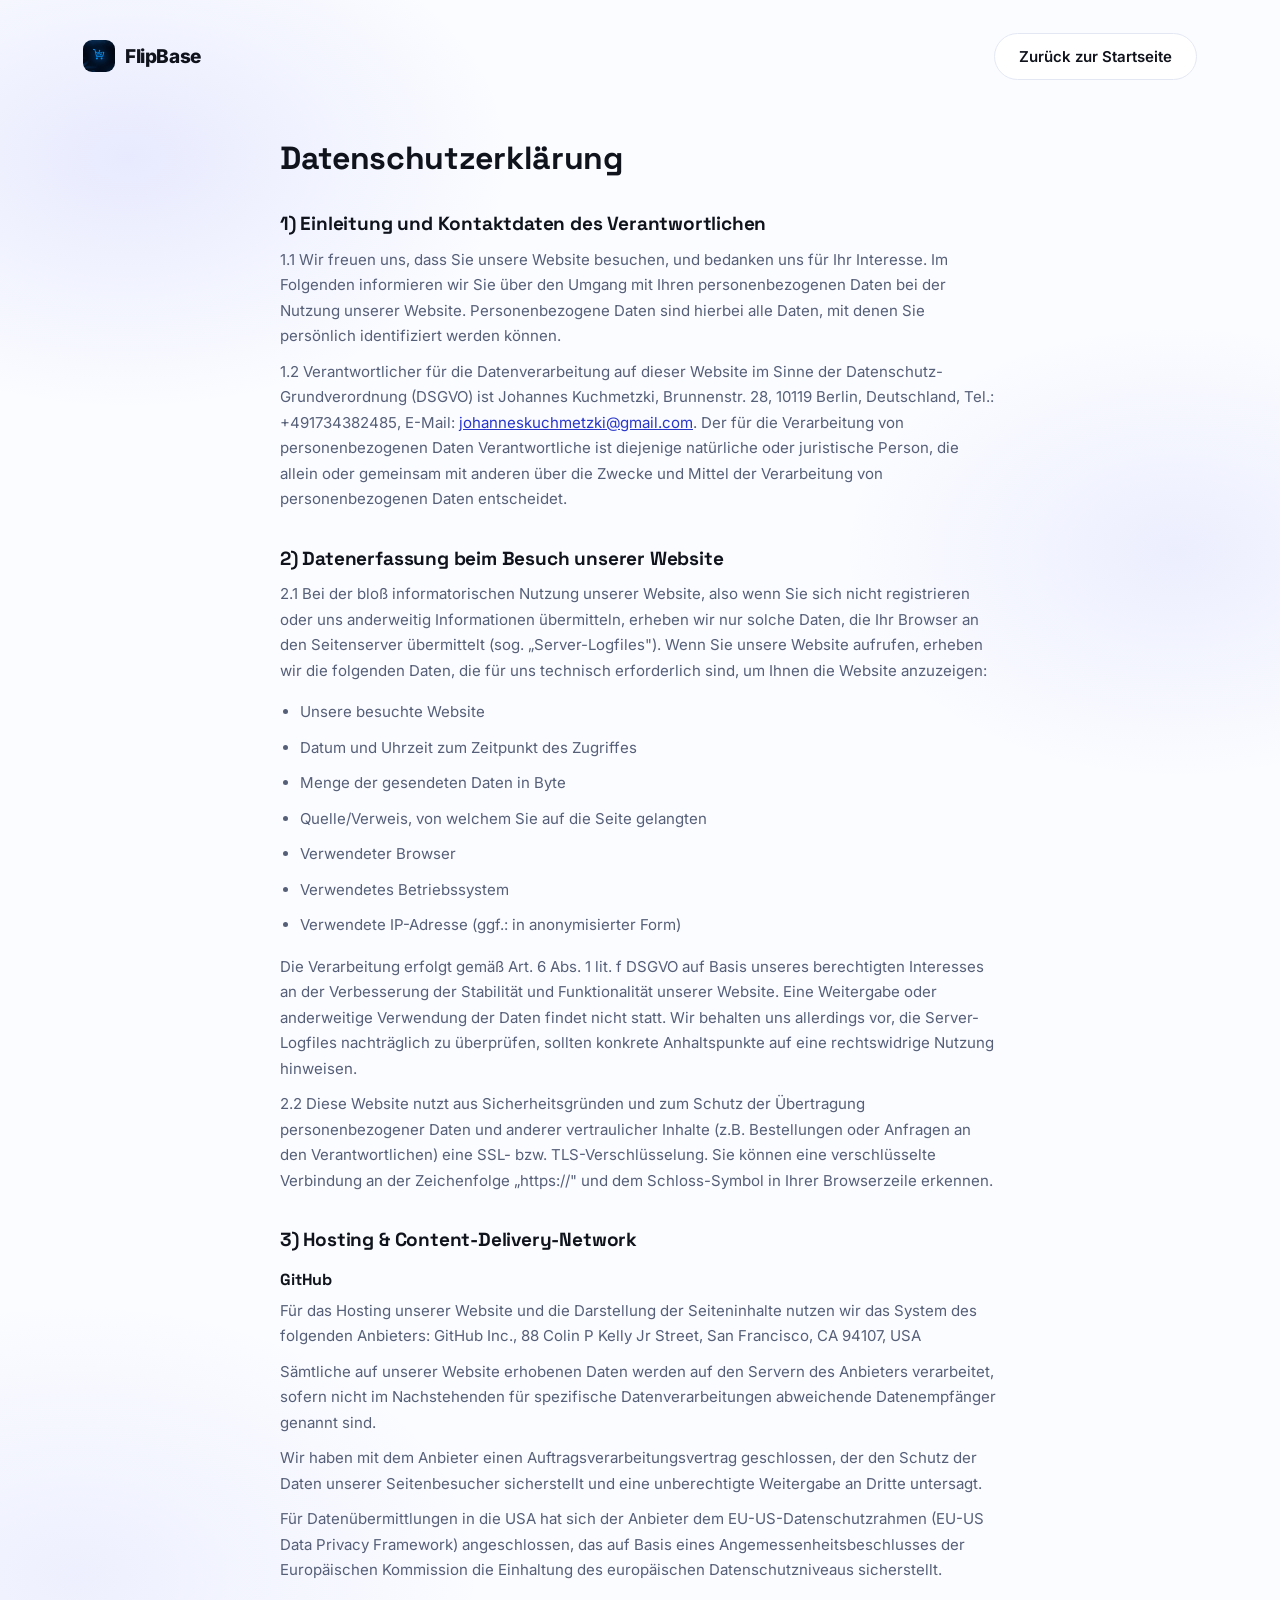
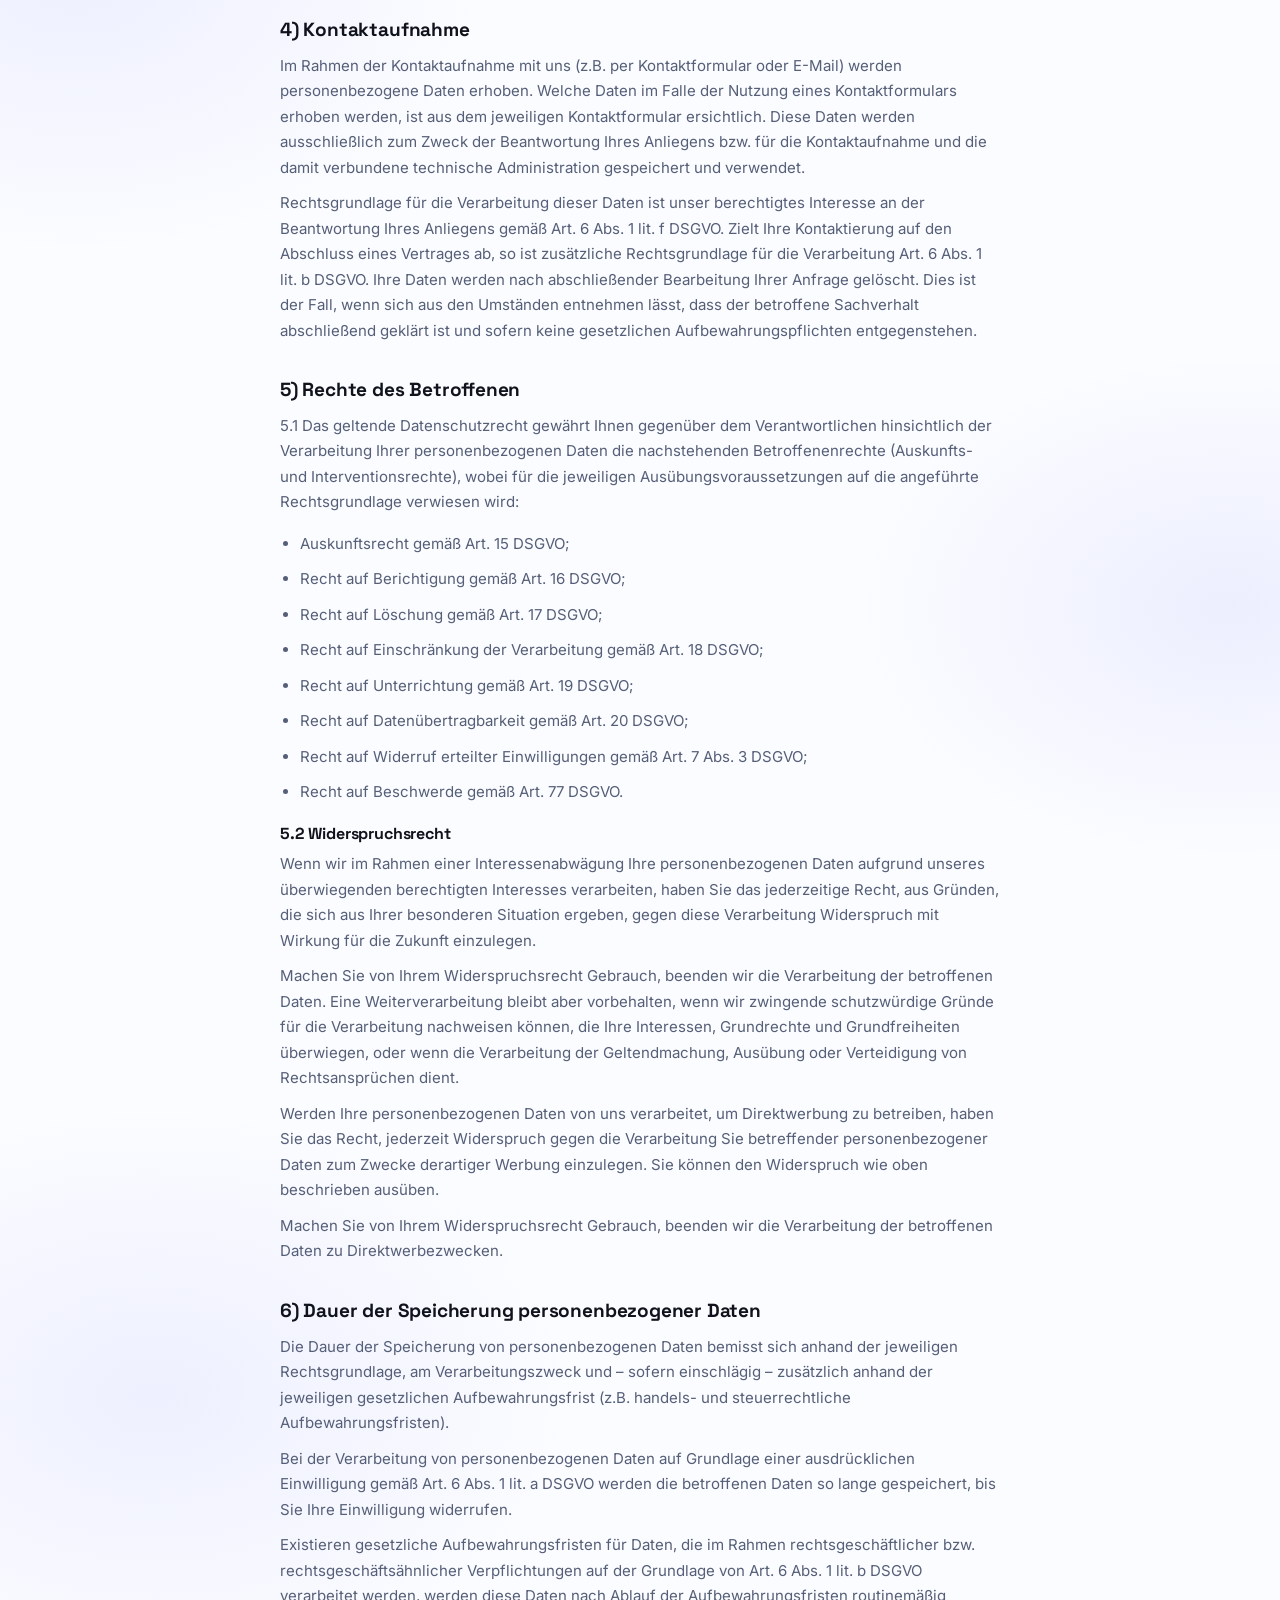
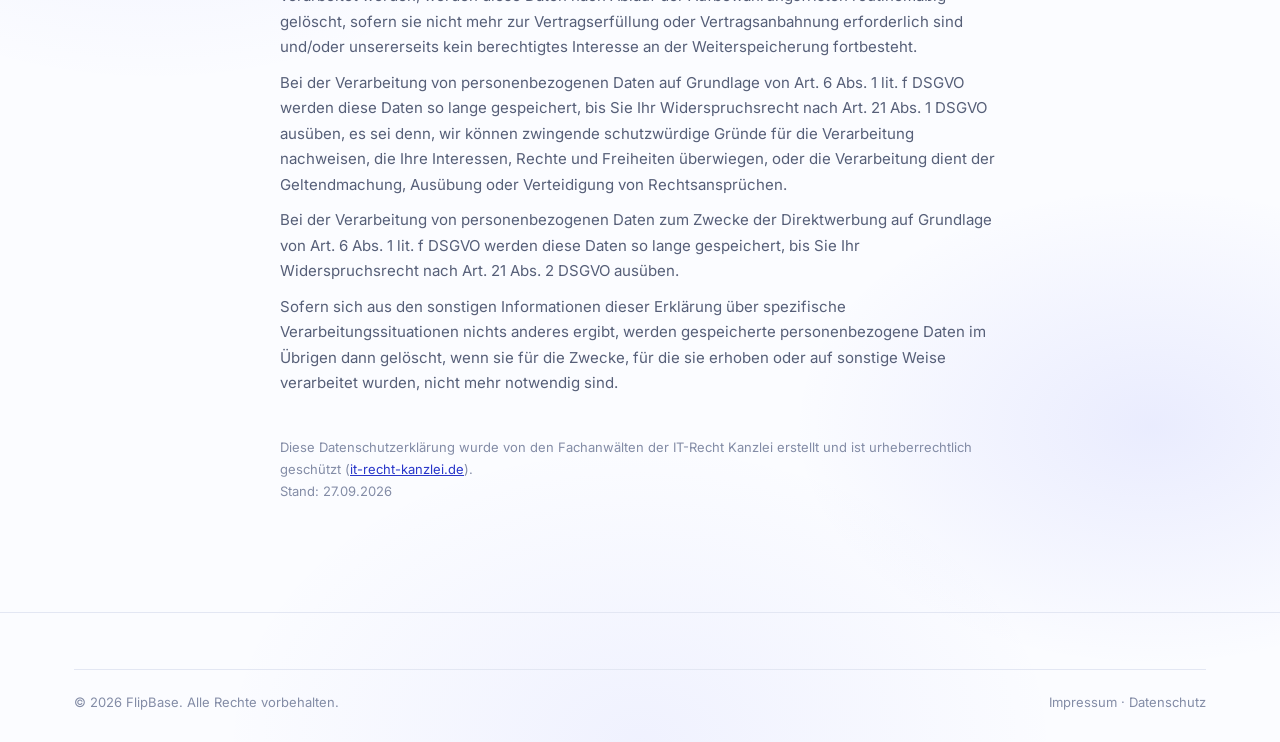
<file: datenschutz.html>
<!DOCTYPE html>
<html lang="de">
<head>
<meta charset="UTF-8">
<meta name="viewport" content="width=device-width, initial-scale=1.0">
<title>Datenschutzerklärung: FlipBase</title>
<meta name="robots" content="noindex">
<link rel="icon" href="assets/favicon-32.png" sizes="32x32">
<link rel="icon" href="assets/favicon-192.png" sizes="192x192">
<link rel="apple-touch-icon" href="assets/apple-touch-icon.png">
<link rel="stylesheet" href="assets/fonts/fonts.css?v=1">
<link rel="stylesheet" href="styles.css?v=4">
<style>
  .legal-content { padding: 140px 0 100px; max-width: 720px; margin: 0 auto; }
  .legal-content h1 { font-size: 32px; margin-bottom: 32px; }
  .legal-content h2 { font-size: 19px; margin: 36px 0 12px; }
  .legal-content h3 { font-size: 16px; margin: 20px 0 8px; }
  .legal-content p, .legal-content li { color: var(--color-text-muted); font-size: 15px; line-height: 1.7; margin-bottom: 10px; }
  .legal-content ul { padding-left: 20px; }
  .legal-content a { color: var(--color-accent-dark); text-decoration: underline; }
</style>
</head>
<body>
<header class="site-header" id="site-header">
  <div class="container">
    <div class="nav-pill">
      <a href="index.html" class="logo">
        <img src="assets/logo.png" alt="FlipBase Logo" class="logo-mark" style="border-radius:9px; box-shadow:none;">
        FlipBase
      </a>
      <div class="header-actions">
        <a href="index.html" class="btn btn-secondary">Zurück zur Startseite</a>
      </div>
    </div>
  </div>
</header>

<main class="container legal-content">
  <h1>Datenschutzerklärung</h1>

  <h2>1) Einleitung und Kontaktdaten des Verantwortlichen</h2>
  <p>1.1 Wir freuen uns, dass Sie unsere Website besuchen, und bedanken uns für Ihr Interesse. Im Folgenden informieren wir Sie über den Umgang mit Ihren personenbezogenen Daten bei der Nutzung unserer Website. Personenbezogene Daten sind hierbei alle Daten, mit denen Sie persönlich identifiziert werden können.</p>
  <p>1.2 Verantwortlicher für die Datenverarbeitung auf dieser Website im Sinne der Datenschutz-Grundverordnung (DSGVO) ist Johannes Kuchmetzki, Brunnenstr. 28, 10119 Berlin, Deutschland, Tel.: +491734382485, E-Mail: <a href="mailto:johanneskuchmetzki@gmail.com">johanneskuchmetzki@gmail.com</a>. Der für die Verarbeitung von personenbezogenen Daten Verantwortliche ist diejenige natürliche oder juristische Person, die allein oder gemeinsam mit anderen über die Zwecke und Mittel der Verarbeitung von personenbezogenen Daten entscheidet.</p>

  <h2>2) Datenerfassung beim Besuch unserer Website</h2>
  <p>2.1 Bei der bloß informatorischen Nutzung unserer Website, also wenn Sie sich nicht registrieren oder uns anderweitig Informationen übermitteln, erheben wir nur solche Daten, die Ihr Browser an den Seitenserver übermittelt (sog. „Server-Logfiles"). Wenn Sie unsere Website aufrufen, erheben wir die folgenden Daten, die für uns technisch erforderlich sind, um Ihnen die Website anzuzeigen:</p>
  <ul>
    <li>Unsere besuchte Website</li>
    <li>Datum und Uhrzeit zum Zeitpunkt des Zugriffes</li>
    <li>Menge der gesendeten Daten in Byte</li>
    <li>Quelle/Verweis, von welchem Sie auf die Seite gelangten</li>
    <li>Verwendeter Browser</li>
    <li>Verwendetes Betriebssystem</li>
    <li>Verwendete IP-Adresse (ggf.: in anonymisierter Form)</li>
  </ul>
  <p>Die Verarbeitung erfolgt gemäß Art. 6 Abs. 1 lit. f DSGVO auf Basis unseres berechtigten Interesses an der Verbesserung der Stabilität und Funktionalität unserer Website. Eine Weitergabe oder anderweitige Verwendung der Daten findet nicht statt. Wir behalten uns allerdings vor, die Server-Logfiles nachträglich zu überprüfen, sollten konkrete Anhaltspunkte auf eine rechtswidrige Nutzung hinweisen.</p>
  <p>2.2 Diese Website nutzt aus Sicherheitsgründen und zum Schutz der Übertragung personenbezogener Daten und anderer vertraulicher Inhalte (z.B. Bestellungen oder Anfragen an den Verantwortlichen) eine SSL- bzw. TLS-Verschlüsselung. Sie können eine verschlüsselte Verbindung an der Zeichenfolge „https://" und dem Schloss-Symbol in Ihrer Browserzeile erkennen.</p>

  <h2>3) Hosting &amp; Content-Delivery-Network</h2>
  <h3>GitHub</h3>
  <p>Für das Hosting unserer Website und die Darstellung der Seiteninhalte nutzen wir das System des folgenden Anbieters: GitHub Inc., 88 Colin P Kelly Jr Street, San Francisco, CA 94107, USA</p>
  <p>Sämtliche auf unserer Website erhobenen Daten werden auf den Servern des Anbieters verarbeitet, sofern nicht im Nachstehenden für spezifische Datenverarbeitungen abweichende Datenempfänger genannt sind.</p>
  <p>Wir haben mit dem Anbieter einen Auftragsverarbeitungsvertrag geschlossen, der den Schutz der Daten unserer Seitenbesucher sicherstellt und eine unberechtigte Weitergabe an Dritte untersagt.</p>
  <p>Für Datenübermittlungen in die USA hat sich der Anbieter dem EU-US-Datenschutzrahmen (EU-US Data Privacy Framework) angeschlossen, das auf Basis eines Angemessenheitsbeschlusses der Europäischen Kommission die Einhaltung des europäischen Datenschutzniveaus sicherstellt.</p>

  <h2>4) Kontaktaufnahme</h2>
  <p>Im Rahmen der Kontaktaufnahme mit uns (z.B. per Kontaktformular oder E-Mail) werden personenbezogene Daten erhoben. Welche Daten im Falle der Nutzung eines Kontaktformulars erhoben werden, ist aus dem jeweiligen Kontaktformular ersichtlich. Diese Daten werden ausschließlich zum Zweck der Beantwortung Ihres Anliegens bzw. für die Kontaktaufnahme und die damit verbundene technische Administration gespeichert und verwendet.</p>
  <p>Rechtsgrundlage für die Verarbeitung dieser Daten ist unser berechtigtes Interesse an der Beantwortung Ihres Anliegens gemäß Art. 6 Abs. 1 lit. f DSGVO. Zielt Ihre Kontaktierung auf den Abschluss eines Vertrages ab, so ist zusätzliche Rechtsgrundlage für die Verarbeitung Art. 6 Abs. 1 lit. b DSGVO. Ihre Daten werden nach abschließender Bearbeitung Ihrer Anfrage gelöscht. Dies ist der Fall, wenn sich aus den Umständen entnehmen lässt, dass der betroffene Sachverhalt abschließend geklärt ist und sofern keine gesetzlichen Aufbewahrungspflichten entgegenstehen.</p>

  <h2>5) Rechte des Betroffenen</h2>
  <p>5.1 Das geltende Datenschutzrecht gewährt Ihnen gegenüber dem Verantwortlichen hinsichtlich der Verarbeitung Ihrer personenbezogenen Daten die nachstehenden Betroffenenrechte (Auskunfts- und Interventionsrechte), wobei für die jeweiligen Ausübungsvoraussetzungen auf die angeführte Rechtsgrundlage verwiesen wird:</p>
  <ul>
    <li>Auskunftsrecht gemäß Art. 15 DSGVO;</li>
    <li>Recht auf Berichtigung gemäß Art. 16 DSGVO;</li>
    <li>Recht auf Löschung gemäß Art. 17 DSGVO;</li>
    <li>Recht auf Einschränkung der Verarbeitung gemäß Art. 18 DSGVO;</li>
    <li>Recht auf Unterrichtung gemäß Art. 19 DSGVO;</li>
    <li>Recht auf Datenübertragbarkeit gemäß Art. 20 DSGVO;</li>
    <li>Recht auf Widerruf erteilter Einwilligungen gemäß Art. 7 Abs. 3 DSGVO;</li>
    <li>Recht auf Beschwerde gemäß Art. 77 DSGVO.</li>
  </ul>

  <h3>5.2 Widerspruchsrecht</h3>
  <p>Wenn wir im Rahmen einer Interessenabwägung Ihre personenbezogenen Daten aufgrund unseres überwiegenden berechtigten Interesses verarbeiten, haben Sie das jederzeitige Recht, aus Gründen, die sich aus Ihrer besonderen Situation ergeben, gegen diese Verarbeitung Widerspruch mit Wirkung für die Zukunft einzulegen.</p>
  <p>Machen Sie von Ihrem Widerspruchsrecht Gebrauch, beenden wir die Verarbeitung der betroffenen Daten. Eine Weiterverarbeitung bleibt aber vorbehalten, wenn wir zwingende schutzwürdige Gründe für die Verarbeitung nachweisen können, die Ihre Interessen, Grundrechte und Grundfreiheiten überwiegen, oder wenn die Verarbeitung der Geltendmachung, Ausübung oder Verteidigung von Rechtsansprüchen dient.</p>
  <p>Werden Ihre personenbezogenen Daten von uns verarbeitet, um Direktwerbung zu betreiben, haben Sie das Recht, jederzeit Widerspruch gegen die Verarbeitung Sie betreffender personenbezogener Daten zum Zwecke derartiger Werbung einzulegen. Sie können den Widerspruch wie oben beschrieben ausüben.</p>
  <p>Machen Sie von Ihrem Widerspruchsrecht Gebrauch, beenden wir die Verarbeitung der betroffenen Daten zu Direktwerbezwecken.</p>

  <h2>6) Dauer der Speicherung personenbezogener Daten</h2>
  <p>Die Dauer der Speicherung von personenbezogenen Daten bemisst sich anhand der jeweiligen Rechtsgrundlage, am Verarbeitungszweck und – sofern einschlägig – zusätzlich anhand der jeweiligen gesetzlichen Aufbewahrungsfrist (z.B. handels- und steuerrechtliche Aufbewahrungsfristen).</p>
  <p>Bei der Verarbeitung von personenbezogenen Daten auf Grundlage einer ausdrücklichen Einwilligung gemäß Art. 6 Abs. 1 lit. a DSGVO werden die betroffenen Daten so lange gespeichert, bis Sie Ihre Einwilligung widerrufen.</p>
  <p>Existieren gesetzliche Aufbewahrungsfristen für Daten, die im Rahmen rechtsgeschäftlicher bzw. rechtsgeschäftsähnlicher Verpflichtungen auf der Grundlage von Art. 6 Abs. 1 lit. b DSGVO verarbeitet werden, werden diese Daten nach Ablauf der Aufbewahrungsfristen routinemäßig gelöscht, sofern sie nicht mehr zur Vertragserfüllung oder Vertragsanbahnung erforderlich sind und/oder unsererseits kein berechtigtes Interesse an der Weiterspeicherung fortbesteht.</p>
  <p>Bei der Verarbeitung von personenbezogenen Daten auf Grundlage von Art. 6 Abs. 1 lit. f DSGVO werden diese Daten so lange gespeichert, bis Sie Ihr Widerspruchsrecht nach Art. 21 Abs. 1 DSGVO ausüben, es sei denn, wir können zwingende schutzwürdige Gründe für die Verarbeitung nachweisen, die Ihre Interessen, Rechte und Freiheiten überwiegen, oder die Verarbeitung dient der Geltendmachung, Ausübung oder Verteidigung von Rechtsansprüchen.</p>
  <p>Bei der Verarbeitung von personenbezogenen Daten zum Zwecke der Direktwerbung auf Grundlage von Art. 6 Abs. 1 lit. f DSGVO werden diese Daten so lange gespeichert, bis Sie Ihr Widerspruchsrecht nach Art. 21 Abs. 2 DSGVO ausüben.</p>
  <p>Sofern sich aus den sonstigen Informationen dieser Erklärung über spezifische Verarbeitungssituationen nichts anderes ergibt, werden gespeicherte personenbezogene Daten im Übrigen dann gelöscht, wenn sie für die Zwecke, für die sie erhoben oder auf sonstige Weise verarbeitet wurden, nicht mehr notwendig sind.</p>

  <p style="margin-top:40px; font-size:13px; color:var(--color-text-subtle);">
    Diese Datenschutzerklärung wurde von den Fachanwälten der IT-Recht Kanzlei erstellt und ist urheberrechtlich geschützt (<a href="https://www.it-recht-kanzlei.de/" target="_blank" rel="noopener">it-recht-kanzlei.de</a>).<br>
    Stand: 27.09.2026
  </p>
</main>

<footer class="site-footer">
  <div class="container">
    <div class="footer-bottom">
      <span>© 2026 FlipBase. Alle Rechte vorbehalten.</span>
      <span><a href="impressum.html">Impressum</a> · <a href="datenschutz.html">Datenschutz</a></span>
    </div>
  </div>
</footer>
<script src="script.js?v=4"></script>
</body>
</html>
</file>
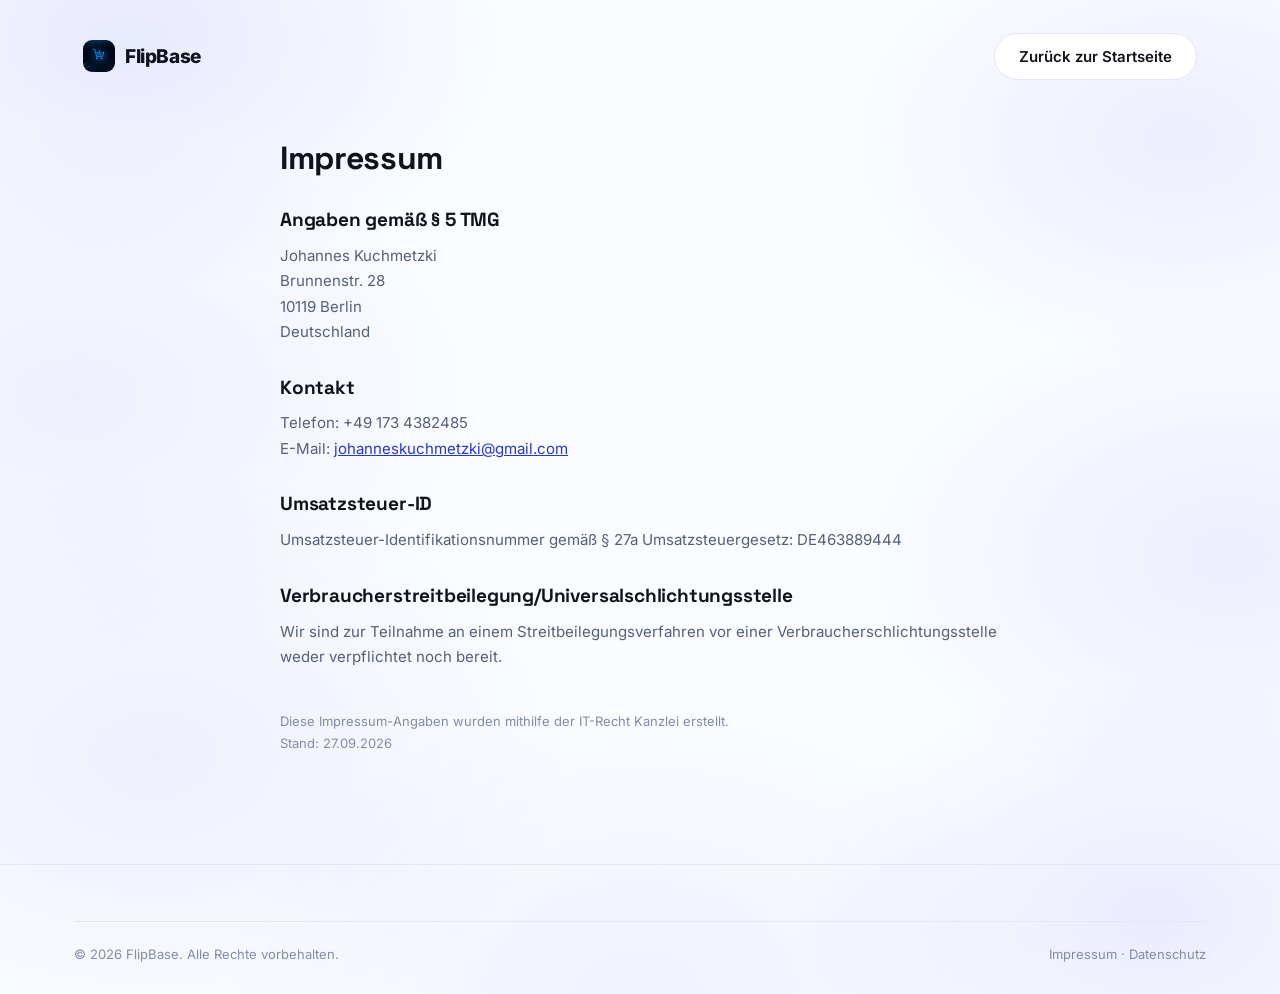
<file: impressum.html>
<!DOCTYPE html>
<html lang="de">
<head>
<meta charset="UTF-8">
<meta name="viewport" content="width=device-width, initial-scale=1.0">
<title>Impressum: FlipBase</title>
<meta name="robots" content="noindex">
<link rel="icon" href="assets/favicon-32.png" sizes="32x32">
<link rel="icon" href="assets/favicon-192.png" sizes="192x192">
<link rel="apple-touch-icon" href="assets/apple-touch-icon.png">
<link rel="stylesheet" href="assets/fonts/fonts.css?v=1">
<link rel="stylesheet" href="styles.css?v=4">
<style>
  .legal-content { padding: 140px 0 100px; max-width: 720px; margin: 0 auto; }
  .legal-content h1 { font-size: 32px; margin-bottom: 32px; }
  .legal-content h2 { font-size: 19px; margin: 32px 0 12px; }
  .legal-content p, .legal-content li { color: var(--color-text-muted); font-size: 15px; line-height: 1.7; margin-bottom: 10px; }
  .legal-content a { color: var(--color-accent-dark); text-decoration: underline; }
</style>
</head>
<body>
<header class="site-header" id="site-header">
  <div class="container">
    <div class="nav-pill">
      <a href="index.html" class="logo">
        <img src="assets/logo.png" alt="FlipBase Logo" class="logo-mark" style="border-radius:9px; box-shadow:none;">
        FlipBase
      </a>
      <div class="header-actions">
        <a href="index.html" class="btn btn-secondary">Zurück zur Startseite</a>
      </div>
    </div>
  </div>
</header>

<main class="container legal-content">
  <h1>Impressum</h1>
  <h2>Angaben gemäß § 5 TMG</h2>
  <p>
    Johannes Kuchmetzki<br>
    Brunnenstr. 28<br>
    10119 Berlin<br>
    Deutschland
  </p>

  <h2>Kontakt</h2>
  <p>
    Telefon: +49 173 4382485<br>
    E-Mail: <a href="mailto:johanneskuchmetzki@gmail.com">johanneskuchmetzki@gmail.com</a>
  </p>

  <h2>Umsatzsteuer-ID</h2>
  <p>Umsatzsteuer-Identifikationsnummer gemäß § 27a Umsatzsteuergesetz: DE463889444</p>

  <h2>Verbraucherstreitbeilegung/Universalschlichtungsstelle</h2>
  <p>Wir sind zur Teilnahme an einem Streitbeilegungsverfahren vor einer Verbraucherschlichtungsstelle weder verpflichtet noch bereit.</p>

  <p style="margin-top:40px; font-size:13px; color:var(--color-text-subtle);">
    Diese Impressum-Angaben wurden mithilfe der IT-Recht Kanzlei erstellt.<br>
    Stand: 27.09.2026
  </p>
</main>

<footer class="site-footer">
  <div class="container">
    <div class="footer-bottom">
      <span>© 2026 FlipBase. Alle Rechte vorbehalten.</span>
      <span><a href="impressum.html">Impressum</a> · <a href="datenschutz.html">Datenschutz</a></span>
    </div>
  </div>
</footer>
<script src="script.js?v=4"></script>
</body>
</html>
</file>
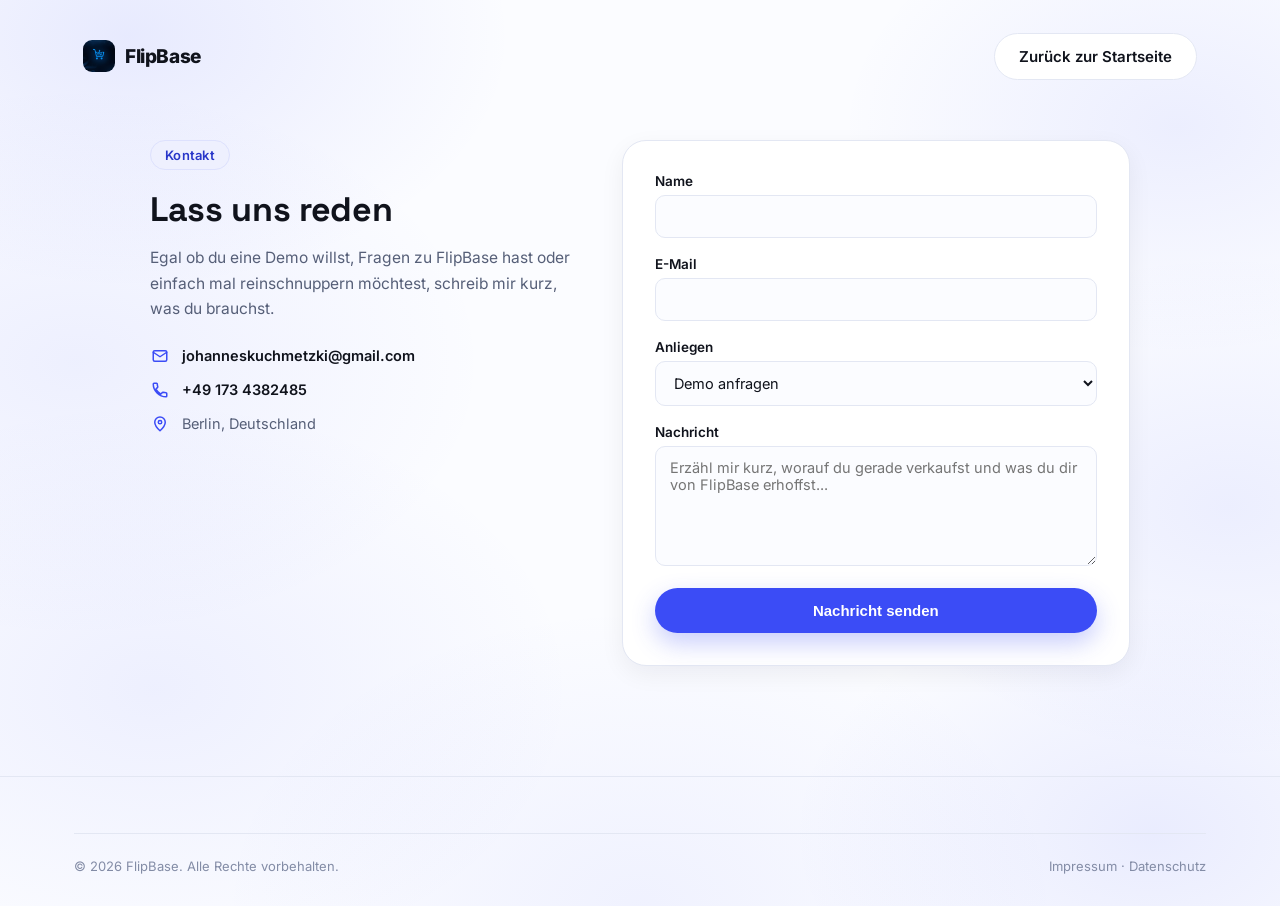
<file: kontakt.html>
<!DOCTYPE html>
<html lang="de">
<head>
<meta charset="UTF-8">
<meta name="viewport" content="width=device-width, initial-scale=1.0">
<title>Kontakt & Demo: FlipBase</title>
<meta name="description" content="Kontaktiere FlipBase für eine Demo oder Fragen zur Warenwirtschaft für Reseller.">
<link rel="icon" href="assets/favicon-32.png" sizes="32x32">
<link rel="icon" href="assets/favicon-192.png" sizes="192x192">
<link rel="apple-touch-icon" href="assets/apple-touch-icon.png">
<link rel="stylesheet" href="assets/fonts/fonts.css?v=1">
<link rel="stylesheet" href="styles.css?v=4">
<style>
  .contact-wrap { padding: 140px 0 110px; }
  .contact-grid { display: grid; grid-template-columns: 1fr 1.2fr; gap: 48px; max-width: 980px; margin: 0 auto; align-items: start; }
  .contact-info h1 { font-size: 34px; margin-bottom: 16px; }
  .contact-info p { font-size: 15.5px; margin-bottom: 24px; }
  .contact-info .info-row { display: flex; gap: 12px; align-items: center; margin-bottom: 14px; font-size: 14.5px; color: var(--color-text-muted); }
  .contact-info .info-row a { color: var(--color-text); font-weight: 600; }
  .contact-form { background: var(--color-surface); border: 1px solid var(--color-border); border-radius: var(--radius-lg); padding: 32px; box-shadow: var(--shadow-md); }
  .form-group { margin-bottom: 18px; }
  .form-group label { display: block; font-size: 13.5px; font-weight: 600; margin-bottom: 6px; }
  .form-group input, .form-group textarea, .form-group select {
    width: 100%; padding: 12px 14px; border-radius: var(--radius-sm); border: 1px solid var(--color-border);
    font-family: var(--font-sans); font-size: 14.5px; background: var(--color-bg); color: var(--color-text);
  }
  .form-group textarea { min-height: 120px; resize: vertical; }
  .form-group input:focus, .form-group textarea:focus, .form-group select:focus { outline: none; border-color: var(--color-accent); }
</style>
</head>
<body>
<header class="site-header" id="site-header">
  <div class="container">
    <div class="nav-pill">
      <a href="index.html" class="logo">
        <img src="assets/logo.png" alt="FlipBase Logo" class="logo-mark" style="border-radius:9px; box-shadow:none;">
        FlipBase
      </a>
      <div class="header-actions">
        <a href="index.html" class="btn btn-secondary">Zurück zur Startseite</a>
      </div>
    </div>
  </div>
</header>

<main class="container contact-wrap">
  <div class="contact-grid">
    <div class="contact-info">
      <span class="eyebrow">Kontakt</span>
      <h1>Lass uns reden</h1>
      <p>Egal ob du eine Demo willst, Fragen zu FlipBase hast oder einfach mal reinschnuppern möchtest, schreib mir kurz, was du brauchst.</p>
      <div class="info-row">
        <span class="feature-icon-inline" style="width:20px;height:20px;"><svg width="18" height="18" viewBox="0 0 24 24" fill="none"><rect x="3" y="5" width="18" height="14" rx="2" stroke="currentColor" stroke-width="2"/><path d="M3 7l9 6 9-6" stroke="currentColor" stroke-width="2" stroke-linecap="round" stroke-linejoin="round"/></svg></span>
        <a href="mailto:johanneskuchmetzki@gmail.com">johanneskuchmetzki@gmail.com</a>
      </div>
      <div class="info-row">
        <span class="feature-icon-inline" style="width:20px;height:20px;"><svg width="18" height="18" viewBox="0 0 24 24" fill="none"><path d="M6.6 10.8c1.4 2.8 3.8 5.2 6.6 6.6l2.2-2.2c.3-.3.7-.4 1-.2 1.1.4 2.3.6 3.6.6.6 0 1 .4 1 1V20c0 .6-.4 1-1 1C10.9 21 3 13.1 3 3.9c0-.6.4-1 1-1h3.4c.6 0 1 .4 1 1 0 1.3.2 2.5.6 3.6.1.4 0 .8-.2 1L6.6 10.8z" stroke="currentColor" stroke-width="2" stroke-linejoin="round"/></svg></span>
        <a href="tel:+491734382485">+49 173 4382485</a>
      </div>
      <div class="info-row">
        <span class="feature-icon-inline" style="width:20px;height:20px;"><svg width="18" height="18" viewBox="0 0 24 24" fill="none"><path d="M12 21s7-6.5 7-11.5A7 7 0 005 9.5C5 14.5 12 21 12 21z" stroke="currentColor" stroke-width="2" stroke-linejoin="round"/><circle cx="12" cy="9.5" r="2.3" stroke="currentColor" stroke-width="2"/></svg></span>
        Berlin, Deutschland
      </div>
    </div>

    <form class="contact-form" id="contact-form" action="#" method="post">
      <div class="form-group">
        <label for="name">Name</label>
        <input type="text" id="name" name="name" required>
      </div>
      <div class="form-group">
        <label for="email">E-Mail</label>
        <input type="email" id="email" name="email" required>
      </div>
      <div class="form-group">
        <label for="reason">Anliegen</label>
        <select id="reason" name="reason">
          <option>Demo anfragen</option>
          <option>Allgemeine Frage</option>
          <option>Sonstiges</option>
        </select>
      </div>
      <div class="form-group">
        <label for="message">Nachricht</label>
        <textarea id="message" name="message" required placeholder="Erzähl mir kurz, worauf du gerade verkaufst und was du dir von FlipBase erhoffst..."></textarea>
      </div>
      <button type="submit" class="btn btn-primary" style="width:100%;">Nachricht senden</button>
    </form>
  </div>
</main>

<footer class="site-footer">
  <div class="container">
    <div class="footer-bottom">
      <span>© 2026 FlipBase. Alle Rechte vorbehalten.</span>
      <span><a href="impressum.html">Impressum</a> · <a href="datenschutz.html">Datenschutz</a></span>
    </div>
  </div>
</footer>

<script>
  document.getElementById('contact-form').addEventListener('submit', function (e) {
    e.preventDefault();
    const name = document.getElementById('name').value;
    const email = document.getElementById('email').value;
    const reason = document.getElementById('reason').value;
    const message = document.getElementById('message').value;
    const subject = encodeURIComponent('FlipBase Kontakt: ' + reason);
    const body = encodeURIComponent(`Name: ${name}\nE-Mail: ${email}\nAnliegen: ${reason}\n\n${message}`);
    window.location.href = `mailto:johanneskuchmetzki@gmail.com?subject=${subject}&body=${body}`;
  });
</script>
<script src="script.js?v=4"></script>
</body>
</html>
</file>
<file: assets/fonts/fonts.css>
/* Self-hosted fonts. No external font CDN requests at runtime. */

@font-face {
  font-family: 'Inter';
  font-style: normal;
  font-weight: 100 900;
  font-display: swap;
  src: url('inter-variable.woff2') format('woff2');
}

@font-face {
  font-family: 'Space Grotesk';
  font-style: normal;
  font-weight: 300 700;
  font-display: swap;
  src: url('spacegrotesk-variable.woff2') format('woff2');
}

@font-face {
  font-family: 'Caveat';
  font-style: normal;
  font-weight: 400 700;
  font-display: swap;
  src: url('caveat-variable.woff2') format('woff2');
}
</file>
<file: styles.css>
/* FlipBase Marketing Site */

:root {
  --color-bg: #fbfcff;
  --color-bg-alt: #f2f5fc;
  --color-surface: #ffffff;
  --color-border: #e3e7f3;
  --color-text: #10131c;
  --color-text-muted: #565f78;
  --color-text-subtle: #838ca6;
  --color-accent: #3b4cf6;
  --color-accent-dark: #2836c9;
  --color-accent-light: #eef0fe;
  --color-accent-soft: #dde1fd;
  --shadow-sm: 0 1px 2px rgba(16, 19, 28, 0.04);
  --shadow-md: 0 8px 24px rgba(16, 19, 28, 0.06);
  --shadow-lg: 0 24px 60px rgba(37, 47, 140, 0.12);
  --radius-sm: 10px;
  --radius-md: 16px;
  --radius-lg: 24px;
  --radius-pill: 999px;
  --font-sans: "Inter", -apple-system, BlinkMacSystemFont, "Segoe UI", Roboto, Helvetica, Arial, sans-serif;
  --font-display: "Space Grotesk", "Inter", -apple-system, BlinkMacSystemFont, "Segoe UI", Roboto, Helvetica, Arial, sans-serif;
  --font-script: "Caveat", cursive;
  --container-width: 1180px;
}

* {
  box-sizing: border-box;
}

html {
  scroll-behavior: smooth;
}

body {
  margin: 0;
  font-family: var(--font-sans);
  color: var(--color-text);
  background: var(--color-bg);
  -webkit-font-smoothing: antialiased;
  overflow-x: hidden;
  position: relative;
}

/* Stacked radial-gradient wash in the accent color, spanning the full page
   height, instead of flat alternating section color bands. */
body::before {
  content: "";
  position: absolute;
  top: 0;
  left: 0;
  width: 100%;
  height: 100%;
  z-index: -1;
  pointer-events: none;
  background:
    radial-gradient(640px 420px at 10% 4%, rgba(59, 76, 246, 0.10), transparent 60%),
    radial-gradient(560px 380px at 92% 14%, rgba(59, 76, 246, 0.08), transparent 60%),
    radial-gradient(680px 460px at 6% 40%, rgba(59, 76, 246, 0.07), transparent 60%),
    radial-gradient(620px 420px at 96% 56%, rgba(59, 76, 246, 0.08), transparent 60%),
    radial-gradient(700px 480px at 12% 76%, rgba(59, 76, 246, 0.07), transparent 60%),
    radial-gradient(600px 400px at 90% 92%, rgba(59, 76, 246, 0.09), transparent 60%),
    radial-gradient(700px 500px at 50% 100%, rgba(59, 76, 246, 0.06), transparent 60%);
  background-color: var(--color-bg);
}

.accent-script {
  font-family: var(--font-script);
  font-weight: 600;
  color: var(--color-accent);
  position: relative;
  padding: 0 0.1em;
}

.accent-script::after {
  content: "";
  position: absolute;
  left: 0.05em;
  right: 0.05em;
  bottom: -0.04em;
  height: 0.09em;
  background: var(--color-accent);
  border-radius: 2px;
  opacity: 0.55;
}

.section-divider {
  width: 44px;
  height: 2px;
  background: var(--color-accent);
  border-radius: 2px;
  margin: 0 auto 20px;
}

.section-head .section-divider {
  margin-left: 0;
  margin-right: 0;
}

.section-head.center .section-divider {
  margin-left: auto;
  margin-right: auto;
}

img {
  max-width: 100%;
  display: block;
}

a {
  color: inherit;
  text-decoration: none;
}

.container {
  width: 100%;
  max-width: var(--container-width);
  margin: 0 auto;
  padding: 0 24px;
}

section {
  position: relative;
}

.eyebrow {
  display: inline-flex;
  align-items: center;
  gap: 8px;
  font-size: 13px;
  font-weight: 600;
  letter-spacing: 0.02em;
  color: var(--color-accent-dark);
  background: var(--color-accent-light);
  border: 1px solid var(--color-accent-soft);
  padding: 6px 14px;
  border-radius: var(--radius-pill);
  margin-bottom: 20px;
}

h1, h2, h3, h4 {
  font-family: var(--font-display);
  line-height: 1.15;
  letter-spacing: -0.01em;
  margin: 0;
}

p {
  margin: 0;
  color: var(--color-text-muted);
  line-height: 1.65;
}

.section-head {
  max-width: 640px;
  margin-bottom: 56px;
}

.section-head.center {
  margin-left: auto;
  margin-right: auto;
  text-align: center;
}

.section-head h2 {
  font-size: clamp(28px, 4vw, 40px);
  margin-bottom: 16px;
}

.section-head p {
  font-size: 17px;
}

/* Buttons */
.btn {
  display: inline-flex;
  align-items: center;
  justify-content: center;
  gap: 8px;
  padding: 13px 24px;
  border-radius: var(--radius-pill);
  font-weight: 600;
  font-size: 15px;
  cursor: pointer;
  border: 1px solid transparent;
  transition: transform 0.15s ease, box-shadow 0.15s ease, background 0.15s ease;
  white-space: nowrap;
}

.btn:hover {
  transform: translateY(-1px);
}

.btn-primary {
  background: var(--color-accent);
  color: #fff;
  box-shadow: 0 10px 24px rgba(59, 76, 246, 0.28);
}

.btn-primary:hover {
  background: var(--color-accent-dark);
}

.btn-secondary {
  background: var(--color-surface);
  color: var(--color-text);
  border-color: var(--color-border);
}

.btn-secondary:hover {
  border-color: var(--color-accent);
  color: var(--color-accent-dark);
}

.btn-ghost {
  background: transparent;
  color: var(--color-text);
}

/* Header */
.site-header {
  position: fixed;
  top: 0;
  left: 0;
  right: 0;
  z-index: 100;
  padding-top: 20px;
  transition: padding 0.3s ease;
}

.site-header .container {
  display: flex;
  justify-content: center;
}

.nav-pill {
  width: 100%;
  display: flex;
  align-items: center;
  justify-content: space-between;
  height: 72px;
  padding: 0 8px;
  border-radius: var(--radius-pill);
  background: transparent;
  box-shadow: none;
  transition: background 0.3s ease, box-shadow 0.3s ease, height 0.3s ease, padding 0.3s ease, max-width 0.3s ease, border-color 0.3s ease;
  border: 1px solid transparent;
}

.site-header.scrolled {
  padding-top: 14px;
}

.site-header.scrolled .nav-pill {
  max-width: 1040px;
  margin: 0 auto;
  height: 60px;
  padding: 0 10px 0 22px;
  background: rgba(251, 252, 255, 0.78);
  backdrop-filter: blur(14px);
  -webkit-backdrop-filter: blur(14px);
  border-color: var(--color-border);
  box-shadow: var(--shadow-md);
}

.site-header.scrolled .main-nav {
  gap: 22px;
}

.site-header.scrolled .main-nav a {
  font-size: 13.5px;
  white-space: nowrap;
}

.site-header.scrolled .header-actions .btn {
  padding: 10px 18px;
  font-size: 14px;
}

.logo {
  display: flex;
  align-items: center;
  gap: 10px;
  font-size: 19px;
  font-weight: 800;
  letter-spacing: -0.02em;
}

.logo .logo-mark {
  width: 32px;
  height: 32px;
  border-radius: 9px;
  background: linear-gradient(135deg, var(--color-accent), #7a86ff);
  display: flex;
  align-items: center;
  justify-content: center;
  color: #fff;
  font-size: 15px;
  box-shadow: 0 6px 14px rgba(59, 76, 246, 0.35);
}

.main-nav {
  display: flex;
  align-items: center;
  gap: 36px;
}

.main-nav a {
  font-size: 14.5px;
  font-weight: 500;
  color: var(--color-text-muted);
  transition: color 0.15s ease;
}

.main-nav a:hover {
  color: var(--color-text);
}

.header-actions {
  display: flex;
  align-items: center;
  gap: 12px;
}

.nav-toggle {
  display: none;
  background: none;
  border: none;
  cursor: pointer;
  padding: 8px;
}

.nav-toggle span {
  display: block;
  width: 22px;
  height: 2px;
  background: var(--color-text);
  margin: 5px 0;
  transition: transform 0.2s ease, opacity 0.2s ease;
}

/* Hero */
.hero {
  padding: 150px 0 60px;
  overflow: hidden;
}

.hero-inner {
  max-width: 760px;
  margin: 0 auto;
  text-align: center;
}

.badge-row {
  display: flex;
  flex-wrap: wrap;
  justify-content: center;
  gap: 10px;
  margin-bottom: 28px;
}

.pill {
  font-size: 13px;
  font-weight: 600;
  padding: 7px 16px;
  border-radius: var(--radius-pill);
  background: var(--color-surface);
  border: 1px solid var(--color-border);
  color: var(--color-text-muted);
  box-shadow: var(--shadow-sm);
}

.pill strong {
  color: var(--color-accent-dark);
}

.hero h1 {
  font-size: clamp(36px, 6vw, 60px);
  margin-bottom: 24px;
}

.hero h1 .accent-script {
  font-size: 1.15em;
}

.hero-sub {
  font-size: 19px;
  max-width: 600px;
  margin: 0 auto 36px;
}

.hero-ctas {
  display: flex;
  justify-content: center;
  gap: 14px;
  flex-wrap: wrap;
  margin-bottom: 20px;
}

.hero-note {
  font-size: 13.5px;
  color: var(--color-text-subtle);
}

/* Marketplace funnel */
.funnel {
  margin-top: 72px;
  position: relative;
}

.funnel-logos {
  display: flex;
  justify-content: center;
  gap: 14px;
  flex-wrap: wrap;
  margin-bottom: 8px;
}

.marketplace-badge {
  display: inline-flex;
  align-items: center;
  justify-content: center;
  padding: 12px 26px;
  border-radius: var(--radius-pill);
  background: var(--color-surface);
  border: 1px solid var(--color-border);
  box-shadow: var(--shadow-sm);
  animation: float-in 0.8s ease both;
}

.marketplace-logo {
  height: 20px;
  width: auto;
  display: block;
}

.integration-badge .marketplace-logo {
  height: 26px;
}

.funnel-track {
  position: relative;
  height: 90px;
  margin-top: 4px;
  overflow: hidden;
}

.funnel-track svg {
  width: 100%;
  height: 100%;
  display: block;
}

.flow-dot-el {
  position: absolute;
  top: 8px;
  width: 9px;
  height: 9px;
  margin-left: -4.5px;
  border-radius: 50%;
  background: var(--color-accent);
  box-shadow: 0 0 8px rgba(59, 76, 246, 0.5);
  opacity: 0;
}

/* Positions sampled along the matching SVG bezier curves (M 90 14 C 180 14, 250 70, 300 86
   and its mirror) so the dots track the guide lines exactly instead of just dropping straight down. */

.flow-dot-left {
  animation: flow-left 2.6s infinite ease-in-out;
}

.flow-dot-mid {
  left: 50%;
  animation: flow-mid 2.6s infinite ease-in-out;
  animation-delay: 0.5s;
}

.flow-dot-right {
  animation: flow-right 2.6s infinite ease-in-out;
  animation-delay: 1s;
}

@keyframes flow-left {
  0%   { left: 15%;    top: 8.1px;  opacity: 0; }
  10%  { opacity: 1; }
  25%  { left: 25.6%;  top: 16.2px; }
  50%  { left: 35%;    top: 35.1px; }
  75%  { left: 43.1%;  top: 56.7px; }
  90%  { opacity: 1; }
  100% { left: 50%;    top: 72.9px; opacity: 0; }
}

@keyframes flow-mid {
  0%   { top: 8.1px; opacity: 0; }
  10%  { opacity: 1; }
  90%  { opacity: 1; }
  100% { top: 72.9px; opacity: 0; }
}

@keyframes flow-right {
  0%   { left: 85%;    top: 8.1px;  opacity: 0; }
  10%  { opacity: 1; }
  25%  { left: 74.4%;  top: 16.2px; }
  50%  { left: 65%;    top: 35.1px; }
  75%  { left: 56.9%;  top: 56.7px; }
  90%  { opacity: 1; }
  100% { left: 50%;    top: 72.9px; opacity: 0; }
}

.funnel-target {
  display: flex;
  justify-content: center;
  margin-top: -6px;
}

.funnel-target .logo {
  background: var(--color-text);
  color: #fff;
  padding: 12px 26px;
  border-radius: var(--radius-pill);
  box-shadow: var(--shadow-lg);
}

.funnel-target .logo .logo-mark {
  background: linear-gradient(135deg, var(--color-accent), #8b95ff);
}

@keyframes float-in {
  from { opacity: 0; transform: translateY(14px); }
  to { opacity: 1; transform: translateY(0); }
}

/* Reveal on scroll */
.reveal {
  opacity: 0;
  transform: translateY(24px);
  transition: opacity 0.6s ease, transform 0.6s ease;
}

.reveal.is-visible {
  opacity: 1;
  transform: translateY(0);
}

/* Feature list: free-standing items, no card chrome. Icon sits beside the
   heading; a thin accent line frames only the paragraph, aligned under the
   icon's horizontal center (icon is 32px wide, so a 16px left offset). */
.features {
  padding: 100px 0;
}

.feature-list {
  max-width: 640px;
  margin: 0 auto;
  display: flex;
  flex-direction: column;
  gap: 38px;
}

.feature-item-head {
  display: flex;
  align-items: center;
  gap: 14px;
}

.feature-icon-inline {
  width: 32px;
  height: 32px;
  flex-shrink: 0;
  display: flex;
  align-items: center;
  justify-content: center;
  color: var(--color-accent);
}

.feature-item-head h3 {
  font-size: 18px;
}

.feature-item-body {
  margin-left: 16px;
  padding-left: 20px;
  border-left: 1px solid var(--color-accent-soft);
  margin-top: 10px;
}

.feature-item-body p {
  font-size: 15px;
}

/* Dashboard preview */
.dashboard-section {
  padding: 40px 0 100px;
}

.browser-frame {
  background: var(--color-surface);
  border: 1px solid var(--color-border);
  border-radius: var(--radius-lg);
  box-shadow: var(--shadow-lg);
  overflow: hidden;
}

.browser-bar {
  display: flex;
  align-items: center;
  gap: 8px;
  padding: 14px 18px;
  background: var(--color-bg-alt);
  border-bottom: 1px solid var(--color-border);
}

.browser-bar .dot {
  width: 11px;
  height: 11px;
  border-radius: 50%;
  background: #d7dbe8;
}

.browser-bar .url {
  margin-left: 14px;
  font-size: 12.5px;
  color: var(--color-text-subtle);
  background: var(--color-surface);
  border: 1px solid var(--color-border);
  border-radius: var(--radius-pill);
  padding: 5px 14px;
}

.dashboard-placeholder {
  aspect-ratio: 16 / 9.4;
  background:
    linear-gradient(135deg, var(--color-bg-alt) 25%, transparent 25%) -12px 0/24px 24px,
    linear-gradient(225deg, var(--color-bg-alt) 25%, transparent 25%) -12px 0/24px 24px,
    var(--color-bg);
  display: flex;
  flex-direction: column;
  align-items: center;
  justify-content: center;
  gap: 14px;
  color: var(--color-text-subtle);
  padding: 40px;
  text-align: center;
}

.dashboard-placeholder .ph-icon {
  width: 56px;
  height: 56px;
  border-radius: 14px;
  background: var(--color-accent-light);
  color: var(--color-accent-dark);
  display: flex;
  align-items: center;
  justify-content: center;
}

.dashboard-placeholder strong {
  color: var(--color-text);
  font-size: 15px;
}

.dashboard-kpis {
  display: grid;
  grid-template-columns: repeat(4, 1fr);
  gap: 12px;
  margin-top: 28px;
}

.kpi-card {
  background: var(--color-surface);
  border: 1px solid var(--color-border);
  border-radius: var(--radius-md);
  padding: 18px 20px;
  box-shadow: var(--shadow-sm);
}

.kpi-card .kpi-label {
  font-size: 12.5px;
  color: var(--color-text-subtle);
  font-weight: 600;
  text-transform: uppercase;
  letter-spacing: 0.03em;
  margin-bottom: 8px;
}

.kpi-card .kpi-value {
  font-size: 22px;
  font-weight: 800;
  letter-spacing: -0.02em;
}

.kpi-card .kpi-delta {
  font-size: 12.5px;
  color: #1a9c6b;
  font-weight: 600;
  margin-top: 6px;
}

.kpi-card .kpi-delta.neutral {
  color: var(--color-text-subtle);
}

/* Steps */
.steps {
  padding: 100px 0;
}

.steps-list {
  display: flex;
  flex-direction: column;
  gap: 0;
  max-width: 780px;
  margin: 0 auto;
}

.step-item {
  display: flex;
  gap: 24px;
  padding: 28px 0;
  border-bottom: 1px solid var(--color-border);
}

.step-item:last-child {
  border-bottom: none;
}

.step-number {
  flex-shrink: 0;
  width: 44px;
  height: 44px;
  border-radius: 50%;
  background: var(--color-accent);
  color: #fff;
  display: flex;
  align-items: center;
  justify-content: center;
  font-weight: 800;
  font-size: 15px;
  box-shadow: 0 8px 18px rgba(59, 76, 246, 0.3);
}

.step-body h3 {
  font-size: 18px;
  margin-bottom: 8px;
}

.step-body p {
  font-size: 15px;
}

/* Platform breakdown */
.platform-section {
  padding: 100px 0;
}

.platform-grid {
  display: grid;
  grid-template-columns: 1.1fr 0.9fr;
  gap: 40px;
  align-items: stretch;
}

.platform-card {
  background: var(--color-surface);
  border: 1px solid var(--color-border);
  border-radius: var(--radius-lg);
  padding: 32px;
  box-shadow: var(--shadow-sm);
}

.platform-row {
  display: flex;
  align-items: center;
  gap: 16px;
  padding: 14px 0;
  border-bottom: 1px solid var(--color-border);
}

.platform-row:last-child {
  border-bottom: none;
}

.platform-tag {
  width: 90px;
  flex-shrink: 0;
  font-weight: 700;
  font-size: 14px;
}

.platform-bar-track {
  flex: 1;
  height: 8px;
  background: var(--color-bg-alt);
  border-radius: var(--radius-pill);
  overflow: hidden;
}

.platform-bar-fill {
  height: 100%;
  border-radius: var(--radius-pill);
  background: linear-gradient(90deg, var(--color-accent), #8b95ff);
  width: 0;
  transition: width 1.1s cubic-bezier(0.4, 0, 0.2, 1);
}

.platform-row.is-visible .platform-bar-fill {
  width: var(--fill, 50%);
}

.platform-value {
  width: 130px;
  flex-shrink: 0;
  text-align: right;
  font-size: 13.5px;
  color: var(--color-text-muted);
  font-weight: 600;
}

.side-list {
  display: flex;
  flex-direction: column;
  gap: 26px;
  justify-content: center;
}

.side-item-head {
  display: flex;
  align-items: center;
  gap: 12px;
}

.side-item-head .feature-icon-inline {
  width: 28px;
  height: 28px;
}

.side-item h4 {
  font-size: 15px;
}

.side-item-body {
  margin-left: 14px;
  padding-left: 18px;
  border-left: 1px solid var(--color-accent-soft);
  margin-top: 8px;
}

.side-item p {
  font-size: 13.5px;
}

/* Integrations */
.integrations {
  padding: 80px 0;
  text-align: center;
}

.integrations .section-head {
  margin-bottom: 40px;
}

.integration-row {
  display: flex;
  justify-content: center;
  gap: 16px;
  flex-wrap: wrap;
}

.integration-badge {
  display: flex;
  align-items: center;
  gap: 10px;
  background: var(--color-surface);
  border: 1px solid var(--color-border);
  padding: 16px 28px;
  border-radius: var(--radius-md);
  font-weight: 700;
  font-size: 16px;
  box-shadow: var(--shadow-sm);
}

.integration-badge.soon {
  opacity: 0.55;
}

.integration-badge .tag-soon {
  font-size: 10.5px;
  font-weight: 700;
  color: var(--color-accent-dark);
  background: var(--color-accent-light);
  padding: 3px 8px;
  border-radius: var(--radius-pill);
  text-transform: uppercase;
}

/* Testimonial-style stat strip */
.stat-strip {
  padding: 70px 0;
}

.stat-grid {
  display: grid;
  grid-template-columns: repeat(4, 1fr);
  gap: 24px;
  text-align: center;
}

.stat-grid .stat-value {
  font-size: 36px;
  font-weight: 800;
  color: var(--color-accent-dark);
  letter-spacing: -0.02em;
}

.stat-grid .stat-label {
  font-size: 14px;
  color: var(--color-text-muted);
  margin-top: 6px;
}

/* CTA */
.cta-section {
  padding: 100px 0 110px;
}

.cta-box {
  background: linear-gradient(135deg, var(--color-accent) 0%, #5a67f8 100%);
  border-radius: var(--radius-lg);
  padding: 70px 50px;
  text-align: center;
  color: #fff;
  box-shadow: 0 30px 70px rgba(59, 76, 246, 0.35);
}

.cta-box h2 {
  font-size: clamp(26px, 4vw, 38px);
  margin-bottom: 16px;
}

.cta-box p {
  color: rgba(255, 255, 255, 0.85);
  font-size: 17px;
  max-width: 520px;
  margin: 0 auto 32px;
}

.cta-box .hero-ctas .btn-secondary {
  background: #fff;
  color: var(--color-accent-dark);
  border: none;
}

.cta-box .btn-ghost {
  color: #fff;
  border: 1px solid rgba(255, 255, 255, 0.35);
}

/* Footer */
.site-footer {
  border-top: 1px solid var(--color-border);
  padding: 56px 0 32px;
}

.footer-top {
  display: flex;
  justify-content: space-between;
  gap: 40px;
  flex-wrap: wrap;
  margin-bottom: 40px;
}

.footer-brand p {
  max-width: 280px;
  font-size: 14px;
  margin-top: 14px;
}

.footer-links {
  display: flex;
  gap: 60px;
  flex-wrap: wrap;
}

.footer-col h4 {
  font-size: 13px;
  text-transform: uppercase;
  letter-spacing: 0.04em;
  color: var(--color-text-subtle);
  margin-bottom: 16px;
}

.footer-col a {
  display: block;
  font-size: 14.5px;
  color: var(--color-text-muted);
  margin-bottom: 12px;
}

.footer-col a:hover {
  color: var(--color-accent-dark);
}

.footer-bottom {
  border-top: 1px solid var(--color-border);
  padding-top: 24px;
  display: flex;
  justify-content: space-between;
  flex-wrap: wrap;
  gap: 12px;
  font-size: 13px;
  color: var(--color-text-subtle);
}

/* Product demo animation */
.demo-section {
  padding: 40px 0 100px;
}

.demo-frame {
  max-width: 720px;
  margin: 0 auto;
}

.demo-stage {
  position: relative;
  height: 280px;
  background: var(--color-bg-alt);
  overflow: hidden;
}

.demo-slide {
  position: absolute;
  inset: 0;
  display: flex;
  flex-direction: column;
  align-items: center;
  justify-content: center;
  gap: 14px;
  padding: 40px;
  opacity: 0;
  transform: scale(0.92);
  animation: demo-cycle 9s infinite;
}

.demo-slide-1 { animation-delay: 0s; }
.demo-slide-2 { animation-delay: 3s; }
.demo-slide-3 { animation-delay: 6s; }

@keyframes demo-cycle {
  0%   { opacity: 0; transform: scale(0.9); }
  4%   { opacity: 1; transform: scale(1); }
  30%  { opacity: 1; transform: scale(1); }
  34%  { opacity: 0; transform: scale(1.06); }
  100% { opacity: 0; transform: scale(1.06); }
}

.demo-card-title {
  font-weight: 700;
  font-size: 17px;
}

.demo-field {
  width: 100%;
  max-width: 320px;
  text-align: left;
}

.demo-field span {
  display: block;
  font-size: 12px;
  color: var(--color-text-subtle);
  font-weight: 600;
  margin-bottom: 6px;
}

.demo-input {
  height: 38px;
  border-radius: var(--radius-sm);
  background: var(--color-surface);
  border: 1px solid var(--color-border);
}

.demo-input.short {
  width: 55%;
}

.demo-choice-row {
  display: flex;
  gap: 10px;
}

.demo-choice {
  padding: 10px 18px;
  border-radius: var(--radius-pill);
  background: var(--color-surface);
  border: 1px solid var(--color-border);
  font-size: 13.5px;
  font-weight: 600;
  color: var(--color-text-muted);
}

.demo-choice.active {
  background: var(--color-accent);
  color: #fff;
  border-color: var(--color-accent);
}

.demo-check {
  width: 54px;
  height: 54px;
  border-radius: 50%;
  background: #1a9c6b;
  display: flex;
  align-items: center;
  justify-content: center;
  box-shadow: 0 10px 24px rgba(26, 156, 107, 0.3);
}

.demo-cursor {
  position: absolute;
  width: 14px;
  height: 14px;
  border: 2px solid var(--color-accent);
  border-radius: 50%;
  bottom: 90px;
  right: 130px;
  opacity: 0.6;
}

/* About section */
.about-section {
  padding: 100px 0;
}

.about-grid {
  display: grid;
  grid-template-columns: 1.3fr 0.9fr;
  gap: 48px;
  align-items: center;
  max-width: 1000px;
  margin: 0 auto;
}

.about-text h2 {
  font-size: clamp(26px, 3.6vw, 34px);
  margin: 16px 0 20px;
}

.about-text p {
  font-size: 15.5px;
  margin-bottom: 16px;
}

.about-signature {
  display: flex;
  align-items: center;
  gap: 12px;
  margin-top: 24px;
}

.about-signature strong {
  display: block;
  font-size: 14.5px;
}

.about-signature span {
  font-size: 13px;
  color: var(--color-text-subtle);
}

.about-visual {
  display: flex;
  flex-direction: column;
  gap: 16px;
}

.about-stat-card {
  background: var(--color-surface);
  border: 1px solid var(--color-border);
  border-radius: var(--radius-md);
  padding: 22px;
  display: flex;
  flex-direction: column;
  gap: 4px;
  box-shadow: var(--shadow-sm);
}

/* Social row */
.social-row {
  display: flex;
  gap: 12px;
  margin-top: 18px;
}

.social-row a {
  width: 34px;
  height: 34px;
  border-radius: 50%;
  border: 1px solid var(--color-border);
  display: flex;
  align-items: center;
  justify-content: center;
  color: var(--color-text-muted);
  transition: color 0.15s ease, border-color 0.15s ease;
}

.social-row a:hover {
  color: var(--color-accent-dark);
  border-color: var(--color-accent);
}

/* Responsive */
@media (max-width: 960px) {
  .platform-grid {
    grid-template-columns: 1fr;
  }
  .dashboard-kpis {
    grid-template-columns: repeat(2, 1fr);
  }
  .stat-grid {
    grid-template-columns: repeat(2, 1fr);
    gap: 32px;
  }
  .about-grid {
    grid-template-columns: 1fr;
  }
  .about-visual {
    flex-direction: row;
  }
}

@media (max-width: 760px) {
  .nav-pill {
    padding: 0 6px 0 16px;
  }
  .main-nav {
    position: absolute;
    top: 88px;
    left: 16px;
    right: 16px;
    background: var(--color-surface);
    border: 1px solid var(--color-border);
    border-radius: var(--radius-md);
    box-shadow: var(--shadow-lg);
    flex-direction: column;
    align-items: flex-start;
    padding: 20px 24px;
    gap: 18px;
    display: none;
  }
  .main-nav.is-open {
    display: flex;
  }
  .nav-toggle {
    display: block;
  }
  .header-actions {
    gap: 8px;
  }
  .header-actions .btn-secondary {
    display: none;
  }
  .header-actions .btn-primary {
    display: none;
  }
  .site-header.scrolled .header-actions .btn-primary {
    display: inline-flex;
    padding: 9px 14px;
    font-size: 13px;
  }
  .funnel-logos {
    gap: 8px;
  }
  .marketplace-badge {
    font-size: 12.5px;
    padding: 8px 14px;
  }
}

@media (max-width: 600px) {
  .hero {
    padding: 72px 0 40px;
  }
  .dashboard-kpis {
    grid-template-columns: repeat(2, 1fr);
  }
  .stat-grid {
    grid-template-columns: repeat(2, 1fr);
  }
  .footer-top {
    flex-direction: column;
  }
  .cta-box {
    padding: 48px 24px;
  }
  .about-visual {
    flex-direction: column;
  }
  .demo-stage {
    height: 320px;
  }
}
</file>
